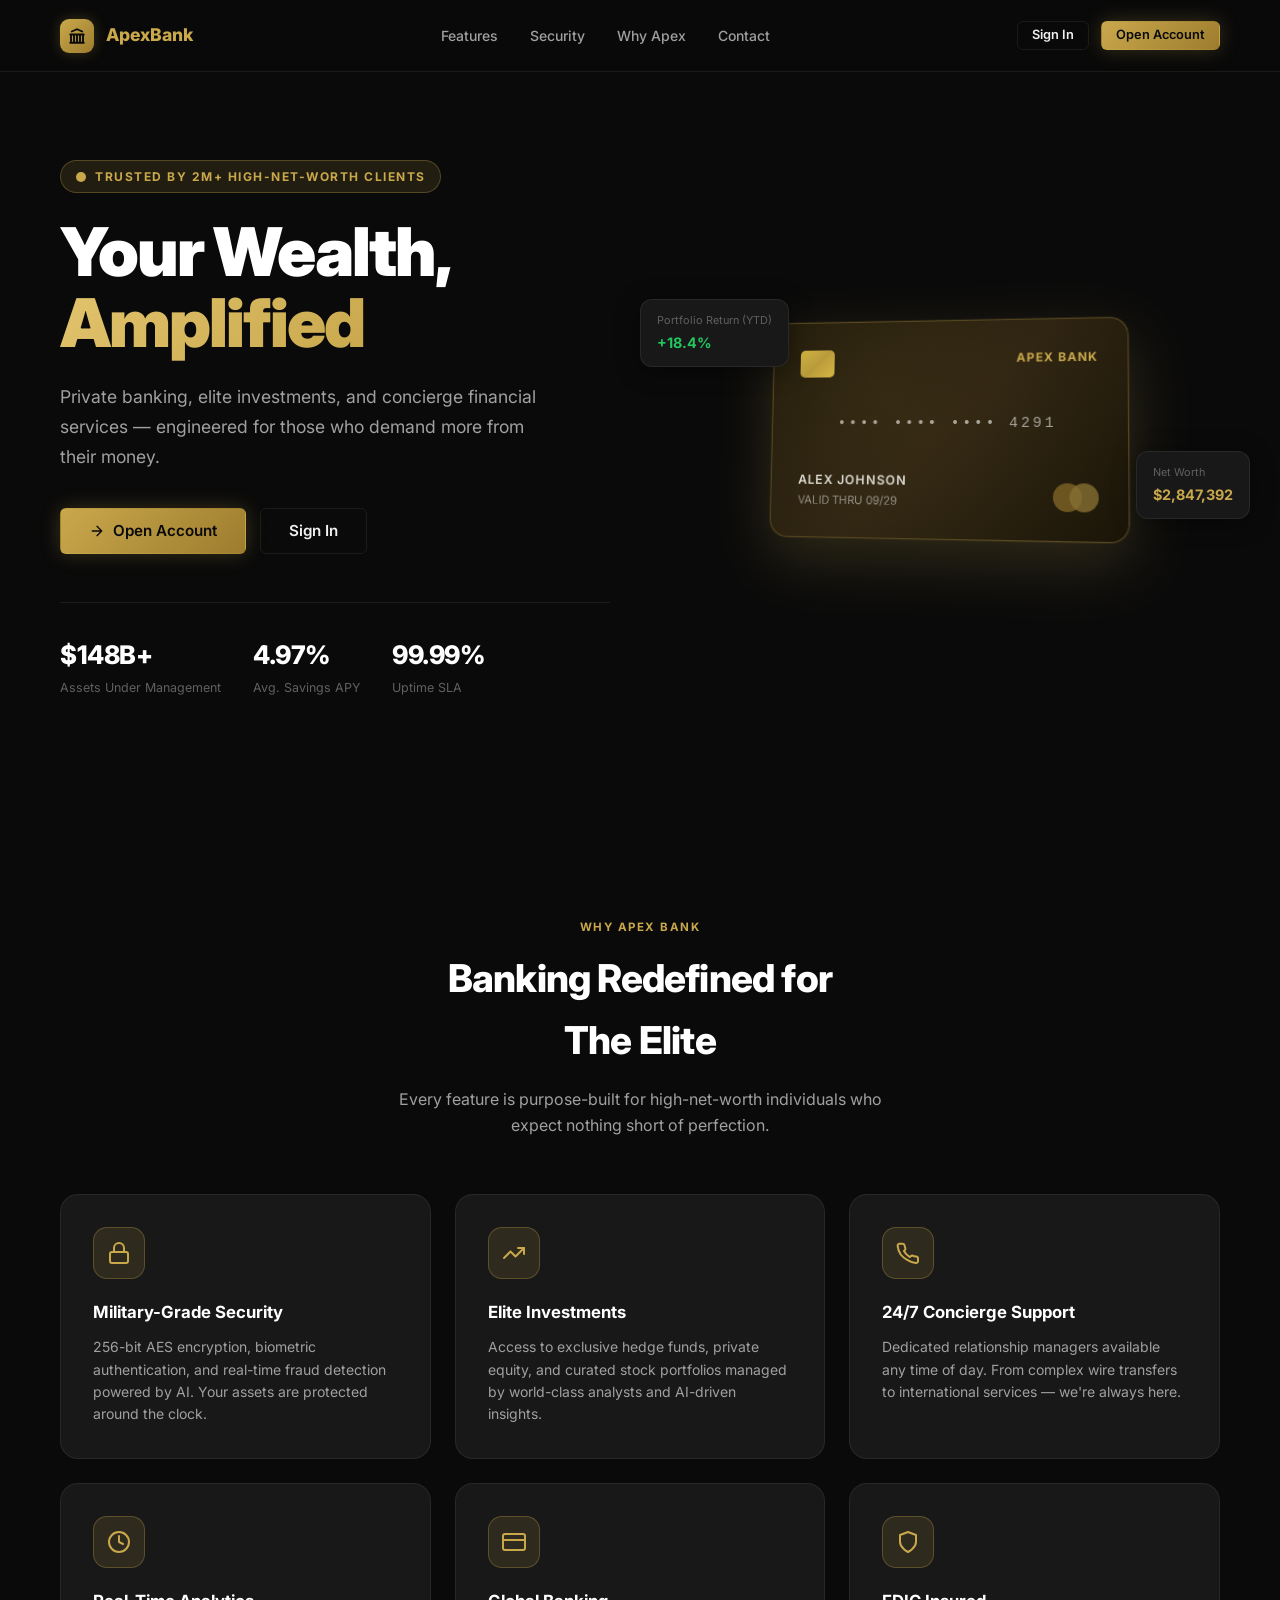
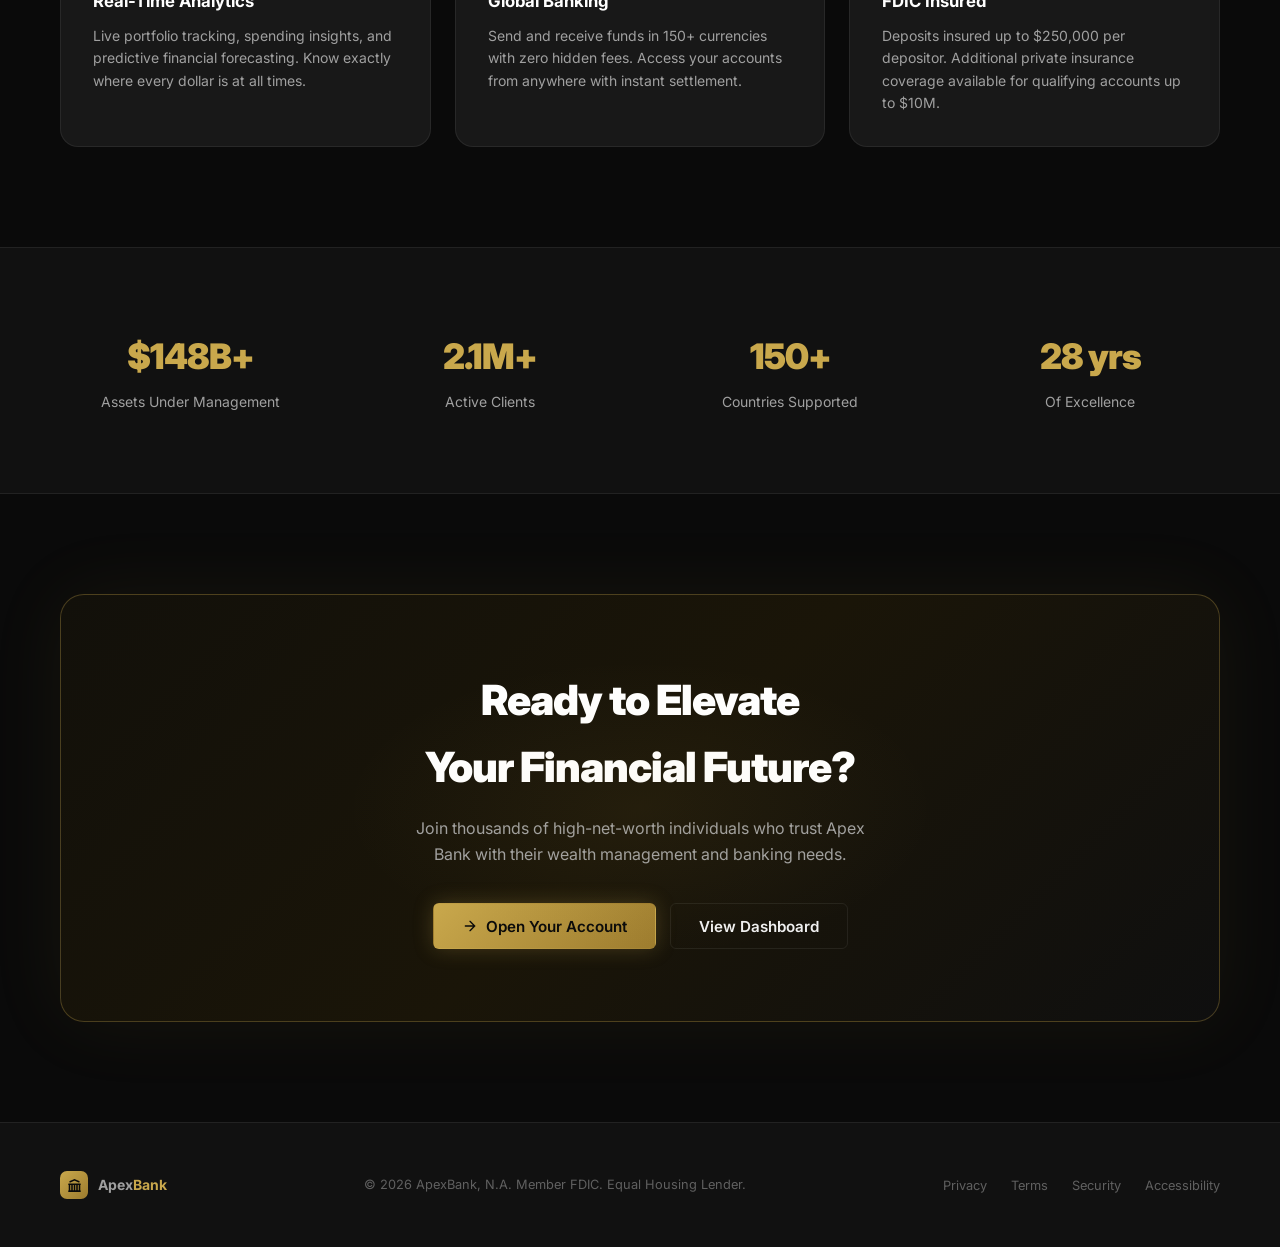
<file: index.html>
<!DOCTYPE html>
<html lang="en">
<head>
  <meta charset="UTF-8" />
  <meta name="viewport" content="width=device-width, initial-scale=1.0" />
  <title>Apex Bank — Your Wealth, Amplified</title>
  <link rel="stylesheet" href="styles.css" />
  <link rel="icon" href="data:image/svg+xml,<svg xmlns='http://www.w3.org/2000/svg' viewBox='0 0 32 32'><rect width='32' height='32' rx='8' fill='%23c9a84c'/><text y='22' x='6' font-size='18' font-weight='900' fill='%230a0a0a'>A</text></svg>" />
</head>
<body class="landing-body">

  <!-- Navigation -->
  <nav class="landing-nav" id="landing-nav">
    <a href="index.html" class="logo">
      <div class="logo-mark">
        <svg viewBox="0 0 24 24" fill="none" stroke="#0a0a0a" stroke-width="2.5" stroke-linecap="round">
          <path d="M3 21h18M3 10h18M5 6l7-3 7 3M4 10v11M20 10v11M8 10v11M12 10v11M16 10v11"/>
        </svg>
      </div>
      <span>Apex<span>Bank</span></span>
    </a>

    <ul class="nav-links">
      <li><a href="#features">Features</a></li>
      <li><a href="#security">Security</a></li>
      <li><a href="#trust">Why Apex</a></li>
      <li><a href="#contact">Contact</a></li>
    </ul>

    <div class="nav-actions">
      <a href="dashboard.html" class="btn btn-outline btn-sm">Sign In</a>
      <a href="dashboard.html" class="btn btn-gold btn-sm">Open Account</a>
    </div>
  </nav>

  <!-- Hero -->
  <section class="hero">
    <div class="hero-content">
      <div class="hero-eyebrow">
        <svg width="12" height="12" viewBox="0 0 12 12" fill="currentColor">
          <circle cx="6" cy="6" r="5"/>
        </svg>
        Trusted by 2M+ high-net-worth clients
      </div>

      <h1 class="hero-title">
        Your Wealth,<br/>
        <span class="accent">Amplified</span>
      </h1>

      <p class="hero-desc">
        Private banking, elite investments, and concierge financial services —
        engineered for those who demand more from their money.
      </p>

      <div class="hero-actions">
        <a href="dashboard.html" class="btn btn-gold btn-lg">
          <svg viewBox="0 0 24 24" fill="none" stroke="currentColor" stroke-width="2" stroke-linecap="round">
            <path d="M5 12h14M12 5l7 7-7 7"/>
          </svg>
          Open Account
        </a>
        <a href="dashboard.html" class="btn btn-outline btn-lg">Sign In</a>
      </div>

      <div class="hero-stats">
        <div class="hero-stat">
          <div class="value">$148B+</div>
          <div class="label">Assets Under Management</div>
        </div>
        <div class="hero-stat">
          <div class="value">4.97%</div>
          <div class="label">Avg. Savings APY</div>
        </div>
        <div class="hero-stat">
          <div class="value">99.99%</div>
          <div class="label">Uptime SLA</div>
        </div>
      </div>
    </div>

    <div class="hero-visual">
      <!-- Floating card mockup -->
      <div class="mock-card" id="mock-card">
        <div class="mock-card-top">
          <div class="mock-chip"></div>
          <div class="mock-card-logo">APEX BANK</div>
        </div>
        <div class="mock-card-number">•••• •••• •••• 4291</div>
        <div class="mock-card-bottom">
          <div>
            <div class="mock-card-name">ALEX JOHNSON</div>
            <div class="mock-card-exp">VALID THRU 09/29</div>
          </div>
          <svg width="44" height="28" viewBox="0 0 44 28" fill="none" style="opacity:0.6">
            <circle cx="14" cy="14" r="14" fill="var(--gold-dark)"/>
            <circle cx="30" cy="14" r="14" fill="var(--gold)" opacity="0.8"/>
          </svg>
        </div>
      </div>

      <!-- Floating stats -->
      <div class="hero-float-1">
        <div class="float-label">Portfolio Return (YTD)</div>
        <div class="float-value">+18.4%</div>
      </div>
      <div class="hero-float-2">
        <div class="float-label">Net Worth</div>
        <div class="float-value gold-val">$2,847,392</div>
      </div>
    </div>
  </section>

  <!-- Features -->
  <section class="features-section" id="features">
    <p class="section-eyebrow">Why Apex Bank</p>
    <h2 class="section-heading">Banking Redefined for<br/>The Elite</h2>
    <p class="section-subheading">
      Every feature is purpose-built for high-net-worth individuals who expect
      nothing short of perfection.
    </p>

    <div class="features-grid">
      <div class="feature-card">
        <div class="feature-icon">
          <svg viewBox="0 0 24 24" fill="none" stroke="currentColor" stroke-width="2" stroke-linecap="round" stroke-linejoin="round">
            <rect x="3" y="11" width="18" height="11" rx="2"/>
            <path d="M7 11V7a5 5 0 0 1 10 0v4"/>
          </svg>
        </div>
        <h3 class="feature-title">Military-Grade Security</h3>
        <p class="feature-desc">
          256-bit AES encryption, biometric authentication, and real-time fraud
          detection powered by AI. Your assets are protected around the clock.
        </p>
      </div>

      <div class="feature-card">
        <div class="feature-icon">
          <svg viewBox="0 0 24 24" fill="none" stroke="currentColor" stroke-width="2" stroke-linecap="round" stroke-linejoin="round">
            <polyline points="22 7 13.5 15.5 8.5 10.5 2 17"/>
            <polyline points="16 7 22 7 22 13"/>
          </svg>
        </div>
        <h3 class="feature-title">Elite Investments</h3>
        <p class="feature-desc">
          Access to exclusive hedge funds, private equity, and curated stock
          portfolios managed by world-class analysts and AI-driven insights.
        </p>
      </div>

      <div class="feature-card">
        <div class="feature-icon">
          <svg viewBox="0 0 24 24" fill="none" stroke="currentColor" stroke-width="2" stroke-linecap="round" stroke-linejoin="round">
            <path d="M22 16.92v3a2 2 0 0 1-2.18 2 19.79 19.79 0 0 1-8.63-3.07A19.5 19.5 0 0 1 4.69 13.5 19.79 19.79 0 0 1 1.61 4.87a2 2 0 0 1 1.99-2.18h3a2 2 0 0 1 2 1.72c.127.96.361 1.903.7 2.81a2 2 0 0 1-.45 2.11L7.91 10.1a16 16 0 0 0 6 6l.91-.91a2 2 0 0 1 2.11-.45c.907.339 1.85.573 2.81.7A2 2 0 0 1 22 16.92z"/>
          </svg>
        </div>
        <h3 class="feature-title">24/7 Concierge Support</h3>
        <p class="feature-desc">
          Dedicated relationship managers available any time of day. From complex
          wire transfers to international services — we're always here.
        </p>
      </div>

      <div class="feature-card">
        <div class="feature-icon">
          <svg viewBox="0 0 24 24" fill="none" stroke="currentColor" stroke-width="2" stroke-linecap="round" stroke-linejoin="round">
            <circle cx="12" cy="12" r="10"/>
            <path d="M12 6v6l4 2"/>
          </svg>
        </div>
        <h3 class="feature-title">Real-Time Analytics</h3>
        <p class="feature-desc">
          Live portfolio tracking, spending insights, and predictive financial
          forecasting. Know exactly where every dollar is at all times.
        </p>
      </div>

      <div class="feature-card">
        <div class="feature-icon">
          <svg viewBox="0 0 24 24" fill="none" stroke="currentColor" stroke-width="2" stroke-linecap="round" stroke-linejoin="round">
            <rect x="1" y="4" width="22" height="16" rx="2"/>
            <line x1="1" y1="10" x2="23" y2="10"/>
          </svg>
        </div>
        <h3 class="feature-title">Global Banking</h3>
        <p class="feature-desc">
          Send and receive funds in 150+ currencies with zero hidden fees.
          Access your accounts from anywhere with instant settlement.
        </p>
      </div>

      <div class="feature-card" id="security">
        <div class="feature-icon">
          <svg viewBox="0 0 24 24" fill="none" stroke="currentColor" stroke-width="2" stroke-linecap="round" stroke-linejoin="round">
            <path d="M12 22s8-4 8-10V5l-8-3-8 3v7c0 6 8 10 8 10z"/>
          </svg>
        </div>
        <h3 class="feature-title">FDIC Insured</h3>
        <p class="feature-desc">
          Deposits insured up to $250,000 per depositor. Additional private
          insurance coverage available for qualifying accounts up to $10M.
        </p>
      </div>
    </div>
  </section>

  <!-- Trust numbers -->
  <section class="trust-section" id="trust">
    <div class="trust-inner">
      <div class="trust-item">
        <div class="t-value">$148B+</div>
        <div class="t-label">Assets Under Management</div>
      </div>
      <div class="trust-item">
        <div class="t-value">2.1M+</div>
        <div class="t-label">Active Clients</div>
      </div>
      <div class="trust-item">
        <div class="t-value">150+</div>
        <div class="t-label">Countries Supported</div>
      </div>
      <div class="trust-item">
        <div class="t-value">28 yrs</div>
        <div class="t-label">Of Excellence</div>
      </div>
    </div>
  </section>

  <!-- CTA -->
  <section class="cta-section" id="contact">
    <div class="cta-box">
      <h2 class="cta-title">Ready to Elevate<br/>Your Financial Future?</h2>
      <p class="cta-desc">
        Join thousands of high-net-worth individuals who trust Apex Bank with
        their wealth management and banking needs.
      </p>
      <div style="display:flex;gap:14px;justify-content:center;flex-wrap:wrap;">
        <a href="dashboard.html" class="btn btn-gold btn-lg">
          <svg viewBox="0 0 24 24" fill="none" stroke="currentColor" stroke-width="2" stroke-linecap="round">
            <path d="M5 12h14M12 5l7 7-7 7"/>
          </svg>
          Open Your Account
        </a>
        <a href="dashboard.html" class="btn btn-outline btn-lg">View Dashboard</a>
      </div>
    </div>
  </section>

  <!-- Footer -->
  <footer class="landing-footer">
    <div class="footer-inner">
      <div class="logo" style="display:flex;align-items:center;gap:10px;">
        <div class="logo-mark" style="width:28px;height:28px;background:linear-gradient(135deg,var(--gold),var(--gold-dark));border-radius:7px;display:flex;align-items:center;justify-content:center;">
          <svg viewBox="0 0 24 24" fill="none" stroke="#0a0a0a" stroke-width="2.5" stroke-linecap="round" width="15" height="15">
            <path d="M3 21h18M3 10h18M5 6l7-3 7 3M4 10v11M20 10v11M8 10v11M12 10v11M16 10v11"/>
          </svg>
        </div>
        <span style="font-size:0.875rem;font-weight:700;color:var(--text-2);">Apex<span style="color:var(--gold);">Bank</span></span>
      </div>

      <div class="footer-copy">
        &copy; 2026 ApexBank, N.A. Member FDIC. Equal Housing Lender.
      </div>

      <ul class="footer-links">
        <li><a href="#">Privacy</a></li>
        <li><a href="#">Terms</a></li>
        <li><a href="#">Security</a></li>
        <li><a href="#">Accessibility</a></li>
      </ul>
    </div>
  </footer>

  <script>
    // Scroll-aware nav
    const nav = document.getElementById('landing-nav');
    window.addEventListener('scroll', () => {
      nav.style.background = window.scrollY > 40
        ? 'rgba(10,10,10,0.95)'
        : 'rgba(10,10,10,0.85)';
    });

    // Subtle parallax on mock card
    const card = document.getElementById('mock-card');
    if (card) {
      document.addEventListener('mousemove', (e) => {
        const x = (e.clientX / window.innerWidth - 0.5) * 8;
        const y = (e.clientY / window.innerHeight - 0.5) * 4;
        card.style.transform = `perspective(800px) rotateY(${-8 + x}deg) rotateX(${4 - y}deg)`;
      });
    }

    // Intersection observer for fade-in animation on feature cards
    const observer = new IntersectionObserver((entries) => {
      entries.forEach((entry, i) => {
        if (entry.isIntersecting) {
          entry.target.style.animationDelay = `${i * 0.08}s`;
          entry.target.classList.add('fade-up');
          observer.unobserve(entry.target);
        }
      });
    }, { threshold: 0.1 });

    document.querySelectorAll('.feature-card, .trust-item').forEach(el => observer.observe(el));
  </script>
</body>
</html>
</file>
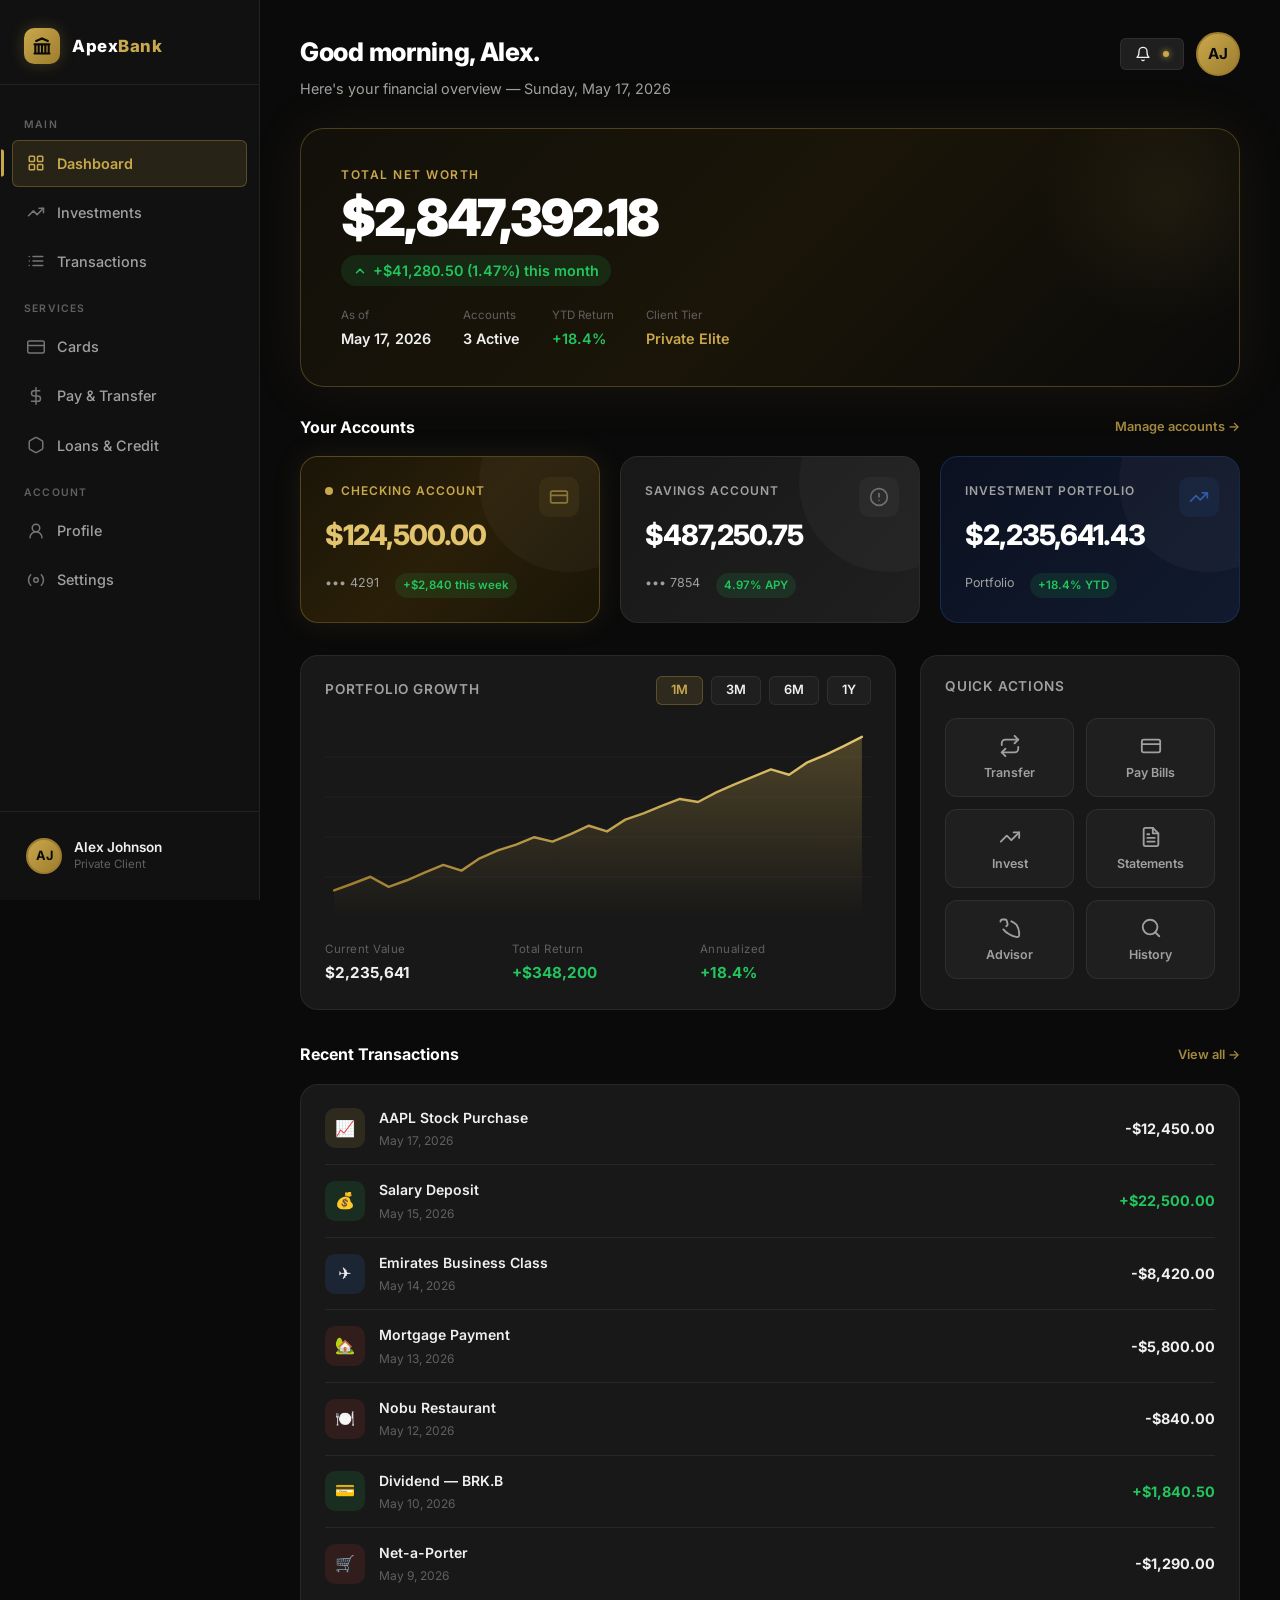
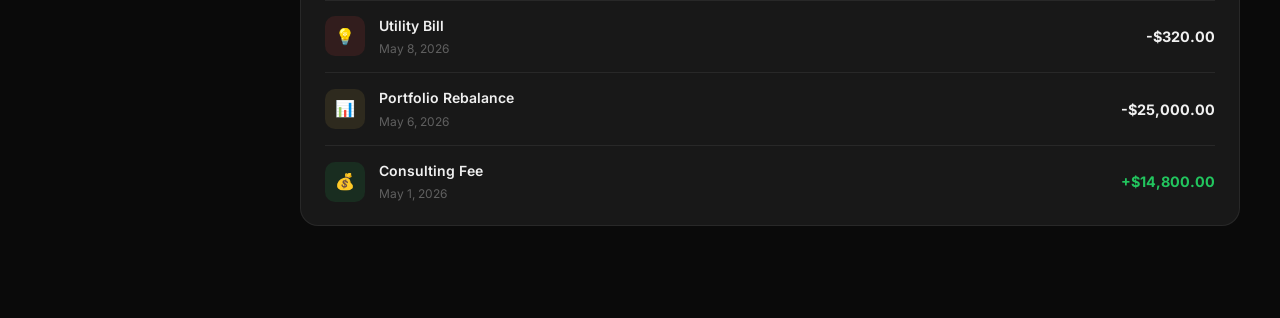
<file: dashboard.html>
<!DOCTYPE html>
<html lang="en">
<head>
  <meta charset="UTF-8" />
  <meta name="viewport" content="width=device-width, initial-scale=1.0" />
  <title>Dashboard — Apex Bank</title>
  <link rel="stylesheet" href="styles.css" />
  <link rel="icon" href="data:image/svg+xml,<svg xmlns='http://www.w3.org/2000/svg' viewBox='0 0 32 32'><rect width='32' height='32' rx='8' fill='%23c9a84c'/><text y='22' x='6' font-size='18' font-weight='900' fill='%230a0a0a'>A</text></svg>" />
</head>
<body>

  <!-- Mobile overlay -->
  <div class="sidebar-overlay" id="sidebar-overlay"></div>

  <!-- Mobile menu toggle -->
  <button class="menu-toggle" id="menu-toggle" aria-label="Toggle menu">
    <svg viewBox="0 0 24 24" fill="none" stroke="currentColor" stroke-width="2" stroke-linecap="round">
      <line x1="3" y1="6" x2="21" y2="6"/>
      <line x1="3" y1="12" x2="21" y2="12"/>
      <line x1="3" y1="18" x2="21" y2="18"/>
    </svg>
  </button>

  <div class="app-layout">
    <!-- Sidebar -->
    <aside class="sidebar" id="sidebar">
      <div class="sidebar-logo">
        <div class="logo-mark">
          <svg viewBox="0 0 24 24" fill="none" stroke="#0a0a0a" stroke-width="2.5" stroke-linecap="round">
            <path d="M3 21h18M3 10h18M5 6l7-3 7 3M4 10v11M20 10v11M8 10v11M12 10v11M16 10v11"/>
          </svg>
        </div>
        <div class="logo-text">Apex<span>Bank</span></div>
      </div>

      <nav class="sidebar-nav">
        <div class="nav-section-label">Main</div>
        <a href="dashboard.html" class="nav-item active">
          <svg viewBox="0 0 24 24" fill="none" stroke="currentColor" stroke-width="2" stroke-linecap="round" stroke-linejoin="round">
            <rect x="3" y="3" width="7" height="7" rx="1"/><rect x="14" y="3" width="7" height="7" rx="1"/>
            <rect x="3" y="14" width="7" height="7" rx="1"/><rect x="14" y="14" width="7" height="7" rx="1"/>
          </svg>
          Dashboard
        </a>
        <a href="investments.html" class="nav-item">
          <svg viewBox="0 0 24 24" fill="none" stroke="currentColor" stroke-width="2" stroke-linecap="round" stroke-linejoin="round">
            <polyline points="22 7 13.5 15.5 8.5 10.5 2 17"/>
            <polyline points="16 7 22 7 22 13"/>
          </svg>
          Investments
        </a>
        <a href="transactions.html" class="nav-item">
          <svg viewBox="0 0 24 24" fill="none" stroke="currentColor" stroke-width="2" stroke-linecap="round" stroke-linejoin="round">
            <line x1="8" y1="6" x2="21" y2="6"/><line x1="8" y1="12" x2="21" y2="12"/>
            <line x1="8" y1="18" x2="21" y2="18"/>
            <line x1="3" y1="6" x2="3.01" y2="6"/><line x1="3" y1="12" x2="3.01" y2="12"/>
            <line x1="3" y1="18" x2="3.01" y2="18"/>
          </svg>
          Transactions
        </a>

        <div class="nav-section-label">Services</div>
        <a href="#" class="nav-item">
          <svg viewBox="0 0 24 24" fill="none" stroke="currentColor" stroke-width="2" stroke-linecap="round" stroke-linejoin="round">
            <rect x="1" y="4" width="22" height="16" rx="2"/><line x1="1" y1="10" x2="23" y2="10"/>
          </svg>
          Cards
        </a>
        <a href="#" class="nav-item">
          <svg viewBox="0 0 24 24" fill="none" stroke="currentColor" stroke-width="2" stroke-linecap="round" stroke-linejoin="round">
            <line x1="12" y1="1" x2="12" y2="23"/><path d="M17 5H9.5a3.5 3.5 0 0 0 0 7h5a3.5 3.5 0 0 1 0 7H6"/>
          </svg>
          Pay & Transfer
        </a>
        <a href="#" class="nav-item">
          <svg viewBox="0 0 24 24" fill="none" stroke="currentColor" stroke-width="2" stroke-linecap="round" stroke-linejoin="round">
            <path d="M21 16V8a2 2 0 0 0-1-1.73l-7-4a2 2 0 0 0-2 0l-7 4A2 2 0 0 0 3 8v8a2 2 0 0 0 1 1.73l7 4a2 2 0 0 0 2 0l7-4A2 2 0 0 0 21 16z"/>
          </svg>
          Loans &amp; Credit
        </a>

        <div class="nav-section-label">Account</div>
        <a href="#" class="nav-item">
          <svg viewBox="0 0 24 24" fill="none" stroke="currentColor" stroke-width="2" stroke-linecap="round" stroke-linejoin="round">
            <circle cx="12" cy="8" r="5"/><path d="M20 21a8 8 0 1 0-16 0"/>
          </svg>
          Profile
        </a>
        <a href="#" class="nav-item">
          <svg viewBox="0 0 24 24" fill="none" stroke="currentColor" stroke-width="2" stroke-linecap="round" stroke-linejoin="round">
            <circle cx="12" cy="12" r="3"/>
            <path d="M19.07 4.93a10 10 0 0 1 0 14.14M4.93 4.93a10 10 0 0 0 0 14.14"/>
          </svg>
          Settings
        </a>
      </nav>

      <div class="sidebar-footer">
        <div class="sidebar-user">
          <div class="avatar">AJ</div>
          <div class="sidebar-user-info">
            <div class="name">Alex Johnson</div>
            <div class="role">Private Client</div>
          </div>
        </div>
      </div>
    </aside>

    <!-- Main content -->
    <main class="main-content">
      <div class="page-header">
        <div>
          <h1 class="page-title">Good morning, Alex.</h1>
          <p class="page-subtitle">Here's your financial overview — <span id="today-date"></span></p>
        </div>
        <div style="display:flex;align-items:center;gap:12px;">
          <button class="btn btn-ghost btn-sm">
            <svg viewBox="0 0 24 24" fill="none" stroke="currentColor" stroke-width="2" stroke-linecap="round" stroke-linejoin="round" style="width:16px;height:16px;">
              <path d="M18 8A6 6 0 0 0 6 8c0 7-3 9-3 9h18s-3-2-3-9"/>
              <path d="M13.73 21a2 2 0 0 1-3.46 0"/>
            </svg>
            <span class="notif-dot"></span>
          </button>
          <div class="avatar lg">AJ</div>
        </div>
      </div>

      <div class="page-body">

        <!-- Net Worth Hero -->
        <div class="net-worth-hero section fade-up" style="margin-bottom:28px;">
          <div class="nwh-label">Total Net Worth</div>
          <div class="nwh-amount" id="net-worth-display">$2,847,392.18</div>
          <div class="nwh-change">
            <svg viewBox="0 0 24 24" fill="none" stroke="currentColor" stroke-width="2.5" stroke-linecap="round" width="14" height="14">
              <polyline points="18 15 12 9 6 15"/>
            </svg>
            +$41,280.50 (1.47%) this month
          </div>
          <div class="nwh-meta">
            <div class="nwh-meta-item">
              <div class="label">As of</div>
              <div class="value" id="nwh-date"></div>
            </div>
            <div class="nwh-meta-item">
              <div class="label">Accounts</div>
              <div class="value">3 Active</div>
            </div>
            <div class="nwh-meta-item">
              <div class="label">YTD Return</div>
              <div class="value" style="color:var(--green);">+18.4%</div>
            </div>
            <div class="nwh-meta-item">
              <div class="label">Client Tier</div>
              <div class="value" style="color:var(--gold);">Private Elite</div>
            </div>
          </div>
        </div>

        <!-- Account Cards -->
        <div class="section">
          <div class="section-header">
            <h2 class="section-title">Your Accounts</h2>
            <a href="#" class="section-link">Manage accounts →</a>
          </div>
          <div class="grid grid-3">

            <div class="account-card gold fade-up fade-up-1">
              <div class="ac-icon">
                <svg viewBox="0 0 24 24" fill="none" stroke="var(--gold)" stroke-width="2" stroke-linecap="round" width="20" height="20">
                  <rect x="2" y="5" width="20" height="14" rx="2"/><line x1="2" y1="10" x2="22" y2="10"/>
                </svg>
              </div>
              <div class="ac-label">
                <svg viewBox="0 0 8 8" fill="var(--gold)" width="8" height="8"><circle cx="4" cy="4" r="4"/></svg>
                Checking Account
              </div>
              <div class="ac-amount">$124,500.00</div>
              <div class="ac-meta">
                <span>••• 4291</span>
                <span class="ac-badge up">+$2,840 this week</span>
              </div>
            </div>

            <div class="account-card dark fade-up fade-up-2">
              <div class="ac-icon">
                <svg viewBox="0 0 24 24" fill="none" stroke="var(--text-2)" stroke-width="2" stroke-linecap="round" width="20" height="20">
                  <circle cx="12" cy="12" r="10"/>
                  <line x1="12" y1="8" x2="12" y2="12"/>
                  <line x1="12" y1="16" x2="12.01" y2="16"/>
                </svg>
              </div>
              <div class="ac-label">Savings Account</div>
              <div class="ac-amount">$487,250.75</div>
              <div class="ac-meta">
                <span>••• 7854</span>
                <span class="ac-badge up">4.97% APY</span>
              </div>
            </div>

            <div class="account-card blue-dark fade-up fade-up-3">
              <div class="ac-icon">
                <svg viewBox="0 0 24 24" fill="none" stroke="var(--blue)" stroke-width="2" stroke-linecap="round" width="20" height="20">
                  <polyline points="22 7 13.5 15.5 8.5 10.5 2 17"/>
                  <polyline points="16 7 22 7 22 13"/>
                </svg>
              </div>
              <div class="ac-label">Investment Portfolio</div>
              <div class="ac-amount">$2,235,641.43</div>
              <div class="ac-meta">
                <span>Portfolio</span>
                <span class="ac-badge up">+18.4% YTD</span>
              </div>
            </div>

          </div>
        </div>

        <!-- Chart + Quick Actions -->
        <div class="grid grid-2 section" style="grid-template-columns:1fr 320px;gap:24px;">

          <!-- Portfolio Chart -->
          <div class="card fade-up">
            <div class="card-header">
              <span class="card-title">Portfolio Growth</span>
              <div style="display:flex;gap:8px;">
                <button class="btn btn-ghost btn-sm chart-range-btn active-range" data-range="1M">1M</button>
                <button class="btn btn-ghost btn-sm chart-range-btn" data-range="3M">3M</button>
                <button class="btn btn-ghost btn-sm chart-range-btn" data-range="6M">6M</button>
                <button class="btn btn-ghost btn-sm chart-range-btn" data-range="1Y">1Y</button>
              </div>
            </div>
            <div class="card-body" style="padding-top:12px;">
              <div class="chart-container" style="position:relative;">
                <svg id="portfolio-chart" class="chart-svg" width="100%" height="200" viewBox="0 0 600 200" preserveAspectRatio="none">
                  <defs>
                    <linearGradient id="chartGrad" x1="0" y1="0" x2="0" y2="1">
                      <stop offset="0%" stop-color="#c9a84c" stop-opacity="0.3"/>
                      <stop offset="100%" stop-color="#c9a84c" stop-opacity="0"/>
                    </linearGradient>
                    <linearGradient id="lineGrad" x1="0" y1="0" x2="1" y2="0">
                      <stop offset="0%" stop-color="#9d7c2e"/>
                      <stop offset="100%" stop-color="#e2c46e"/>
                    </linearGradient>
                  </defs>
                  <!-- Grid lines -->
                  <line x1="0" y1="40" x2="600" y2="40" stroke="rgba(255,255,255,0.04)" stroke-width="1"/>
                  <line x1="0" y1="80" x2="600" y2="80" stroke="rgba(255,255,255,0.04)" stroke-width="1"/>
                  <line x1="0" y1="120" x2="600" y2="120" stroke="rgba(255,255,255,0.04)" stroke-width="1"/>
                  <line x1="0" y1="160" x2="600" y2="160" stroke="rgba(255,255,255,0.04)" stroke-width="1"/>
                  <!-- Area fill -->
                  <path id="chart-area" fill="url(#chartGrad)"/>
                  <!-- Line -->
                  <path id="chart-line" fill="none" stroke="url(#lineGrad)" stroke-width="2.5" stroke-linecap="round" stroke-linejoin="round"/>
                  <!-- Hover circle -->
                  <circle id="chart-dot" r="5" fill="var(--gold)" stroke="var(--bg-2)" stroke-width="2" opacity="0" style="transition:opacity 0.1s;"/>
                </svg>
                <div class="chart-tooltip" id="chart-tooltip"></div>
              </div>
              <div class="stat-row" style="margin-top:16px;">
                <div class="stat-item">
                  <div class="stat-label">Current Value</div>
                  <div class="stat-value">$2,235,641</div>
                </div>
                <div class="stat-item">
                  <div class="stat-label">Total Return</div>
                  <div class="stat-value" style="color:var(--green);">+$348,200</div>
                </div>
                <div class="stat-item">
                  <div class="stat-label">Annualized</div>
                  <div class="stat-value" style="color:var(--green);">+18.4%</div>
                </div>
              </div>
            </div>
          </div>

          <!-- Quick Actions -->
          <div class="card fade-up fade-up-1">
            <div class="card-header">
              <span class="card-title">Quick Actions</span>
            </div>
            <div class="card-body">
              <div class="grid grid-2" style="gap:12px;">
                <button class="quick-action" onclick="showToast('Transfer initiated')">
                  <svg viewBox="0 0 24 24" fill="none" stroke="currentColor" stroke-width="2" stroke-linecap="round" stroke-linejoin="round">
                    <polyline points="17 1 21 5 17 9"/>
                    <path d="M3 11V9a4 4 0 0 1 4-4h14"/>
                    <polyline points="7 23 3 19 7 15"/>
                    <path d="M21 13v2a4 4 0 0 1-4 4H3"/>
                  </svg>
                  Transfer
                </button>
                <button class="quick-action" onclick="showToast('Pay Bills opened')">
                  <svg viewBox="0 0 24 24" fill="none" stroke="currentColor" stroke-width="2" stroke-linecap="round" stroke-linejoin="round">
                    <rect x="2" y="5" width="20" height="14" rx="2"/>
                    <line x1="2" y1="10" x2="22" y2="10"/>
                  </svg>
                  Pay Bills
                </button>
                <button class="quick-action" onclick="window.location='investments.html'">
                  <svg viewBox="0 0 24 24" fill="none" stroke="currentColor" stroke-width="2" stroke-linecap="round" stroke-linejoin="round">
                    <polyline points="22 7 13.5 15.5 8.5 10.5 2 17"/>
                    <polyline points="16 7 22 7 22 13"/>
                  </svg>
                  Invest
                </button>
                <button class="quick-action" onclick="showToast('Generating statement...')">
                  <svg viewBox="0 0 24 24" fill="none" stroke="currentColor" stroke-width="2" stroke-linecap="round" stroke-linejoin="round">
                    <path d="M14 2H6a2 2 0 0 0-2 2v16a2 2 0 0 0 2 2h12a2 2 0 0 0 2-2V8z"/>
                    <polyline points="14 2 14 8 20 8"/>
                    <line x1="16" y1="13" x2="8" y2="13"/>
                    <line x1="16" y1="17" x2="8" y2="17"/>
                    <polyline points="10 9 9 9 8 9"/>
                  </svg>
                  Statements
                </button>
                <button class="quick-action" onclick="showToast('Connecting to advisor...')">
                  <svg viewBox="0 0 24 24" fill="none" stroke="currentColor" stroke-width="2" stroke-linecap="round" stroke-linejoin="round">
                    <path d="M22 16.92v3a2 2 0 0 1-2.18 2 19.79 19.79 0 0 1-8.63-3.07A19.5 19.5 0 0 1 4.69 13.5"/>
                    <path d="M1.61 4.87a2 2 0 0 1 1.99-2.18h3a2 2 0 0 1 2 1.72c.127.96.361 1.903.7 2.81a2 2 0 0 1-.45 2.11L7.91 10.1"/>
                    <path d="M22 16.92a19.79 19.79 0 0 0-3.07-8.63A19.5 19.5 0 0 0 13.5 4.69"/>
                  </svg>
                  Advisor
                </button>
                <button class="quick-action" onclick="window.location='transactions.html'">
                  <svg viewBox="0 0 24 24" fill="none" stroke="currentColor" stroke-width="2" stroke-linecap="round" stroke-linejoin="round">
                    <circle cx="11" cy="11" r="8"/>
                    <line x1="21" y1="21" x2="16.65" y2="16.65"/>
                  </svg>
                  History
                </button>
              </div>
            </div>
          </div>
        </div>

        <!-- Recent Transactions -->
        <div class="section">
          <div class="section-header">
            <h2 class="section-title">Recent Transactions</h2>
            <a href="transactions.html" class="section-link">View all →</a>
          </div>
          <div class="card">
            <div class="card-body" style="padding-top:8px;padding-bottom:8px;">
              <div class="tx-list" id="recent-tx"></div>
            </div>
          </div>
        </div>

      </div>
    </main>
  </div>

  <!-- Toast notification -->
  <div id="toast" style="position:fixed;bottom:24px;right:24px;background:var(--bg-3);border:1px solid var(--border-gold);border-radius:var(--radius);padding:14px 20px;font-size:0.875rem;font-weight:500;color:var(--gold);opacity:0;transform:translateY(8px);transition:all 0.3s;pointer-events:none;z-index:999;display:flex;align-items:center;gap:10px;">
    <svg viewBox="0 0 24 24" fill="none" stroke="currentColor" stroke-width="2.5" stroke-linecap="round" width="16" height="16"><polyline points="20 6 9 17 4 12"/></svg>
    <span id="toast-msg"></span>
  </div>

  <script>
    // Sidebar toggle
    const sidebar = document.getElementById('sidebar');
    const overlay = document.getElementById('sidebar-overlay');
    const menuToggle = document.getElementById('menu-toggle');

    menuToggle.addEventListener('click', () => {
      sidebar.classList.toggle('open');
      overlay.classList.toggle('open');
    });

    overlay.addEventListener('click', () => {
      sidebar.classList.remove('open');
      overlay.classList.remove('open');
    });

    // Dates
    const now = new Date('2026-05-17');
    document.getElementById('today-date').textContent = now.toLocaleDateString('en-US', { weekday:'long', month:'long', day:'numeric', year:'numeric' });
    document.getElementById('nwh-date').textContent = now.toLocaleDateString('en-US', { month:'short', day:'numeric', year:'numeric' });

    // Toast
    function showToast(msg) {
      const t = document.getElementById('toast');
      document.getElementById('toast-msg').textContent = msg;
      t.style.opacity = '1';
      t.style.transform = 'translateY(0)';
      clearTimeout(t._timer);
      t._timer = setTimeout(() => {
        t.style.opacity = '0';
        t.style.transform = 'translateY(8px)';
      }, 2500);
    }

    // Recent transactions data
    const recentTx = [
      { icon: '📈', type: 'invest',   name: 'AAPL Stock Purchase',    date: 'May 17, 2026',  amount: -12450.00, credit: false },
      { icon: '💰', type: 'income',   name: 'Salary Deposit',          date: 'May 15, 2026', amount: +22500.00, credit: true  },
      { icon: '✈️',  type: 'transfer', name: 'Emirates Business Class', date: 'May 14, 2026', amount: -8420.00,  credit: false },
      { icon: '🏡', type: 'expense',  name: 'Mortgage Payment',         date: 'May 13, 2026', amount: -5800.00,  credit: false },
      { icon: '🍽️', type: 'expense',  name: 'Nobu Restaurant',          date: 'May 12, 2026', amount: -840.00,   credit: false },
      { icon: '💳', type: 'income',   name: 'Dividend — BRK.B',         date: 'May 10, 2026', amount: +1840.50,  credit: true  },
      { icon: '🛒', type: 'expense',  name: 'Net-a-Porter',             date: 'May 9, 2026',  amount: -1290.00,  credit: false },
      { icon: '💡', type: 'expense',  name: 'Utility Bill',             date: 'May 8, 2026',  amount: -320.00,   credit: false },
      { icon: '📊', type: 'invest',   name: 'Portfolio Rebalance',      date: 'May 6, 2026',  amount: -25000.00, credit: false },
      { icon: '💰', type: 'income',   name: 'Consulting Fee',           date: 'May 1, 2026',  amount: +14800.00, credit: true  },
    ];

    const txList = document.getElementById('recent-tx');
    recentTx.forEach(tx => {
      const div = document.createElement('div');
      div.className = 'tx-item';
      const sign = tx.credit ? '+' : '-';
      const cls  = tx.credit ? 'credit' : 'debit';
      div.innerHTML = `
        <div class="tx-icon ${tx.type}">${tx.icon}</div>
        <div class="tx-info">
          <div class="tx-name">${tx.name}</div>
          <div class="tx-date">${tx.date}</div>
        </div>
        <div class="tx-amount ${cls}">${sign}$${Math.abs(tx.amount).toLocaleString('en-US', {minimumFractionDigits:2,maximumFractionDigits:2})}</div>
      `;
      txList.appendChild(div);
    });

    // Portfolio chart
    const chartData = {
      '1M': [1887000,1902000,1918000,1895000,1910000,1928000,1945000,1932000,1960000,1978000,1991000,2008000,1998000,2015000,2034000,2021000,2048000,2062000,2079000,2095000,2088000,2110000,2128000,2145000,2162000,2150000,2178000,2195000,2215000,2236000],
      '3M': [1720000,1748000,1762000,1739000,1780000,1810000,1795000,1830000,1858000,1844000,1870000,1895000,1879000,1910000,1938000,1924000,1950000,1972000,1988000,2010000,1998000,2025000,2048000,2060000,2082000,2098000,2115000,2136000,2155000,2180000,2195000,2215000,2236000],
      '6M': [1550000,1590000,1575000,1620000,1648000,1632000,1670000,1695000,1718000,1704000,1740000,1762000,1778000,1795000,1812000,1800000,1828000,1855000,1870000,1892000,1878000,1905000,1922000,1940000,1958000,1975000,1990000,2010000,2028000,2045000,2065000,2085000,2110000,2128000,2148000,2165000,2185000,2210000,2236000],
      '1Y': [1100000,1145000,1128000,1170000,1198000,1182000,1215000,1238000,1255000,1240000,1272000,1295000,1315000,1298000,1330000,1355000,1372000,1390000,1375000,1405000,1428000,1445000,1462000,1480000,1498000,1512000,1530000,1548000,1565000,1582000,1598000,1618000,1640000,1660000,1678000,1695000,1715000,1735000,1752000,1770000,1790000,1812000,1835000,1852000,1870000,1890000,1910000,1930000,1948000,1968000,1985000,1960000,1990000,2010000,2030000,2048000,2070000,2090000,2110000,2128000,2148000,2165000,2185000,2210000,2220000,2236000]
    };

    let activeRange = '1M';

    function renderChart(range) {
      const data = chartData[range];
      const svg = document.getElementById('portfolio-chart');
      const W = 600, H = 200, pad = 10;
      const min = Math.min(...data) * 0.98;
      const max = Math.max(...data) * 1.01;

      const pts = data.map((v, i) => {
        const x = pad + (i / (data.length - 1)) * (W - pad * 2);
        const y = H - pad - ((v - min) / (max - min)) * (H - pad * 2);
        return [x, y];
      });

      const linePath = pts.map((p, i) => `${i === 0 ? 'M' : 'L'}${p[0].toFixed(1)},${p[1].toFixed(1)}`).join(' ');
      const areaPath = linePath + ` L${pts[pts.length-1][0].toFixed(1)},${H} L${pts[0][0].toFixed(1)},${H} Z`;

      document.getElementById('chart-line').setAttribute('d', linePath);
      document.getElementById('chart-area').setAttribute('d', areaPath);

      // Hover
      const chartSvg = svg;
      const dot = document.getElementById('chart-dot');
      const tooltip = document.getElementById('chart-tooltip');

      chartSvg.onmousemove = (e) => {
        const rect = chartSvg.getBoundingClientRect();
        const scaleX = W / rect.width;
        const mx = (e.clientX - rect.left) * scaleX;
        let closest = 0, minDist = Infinity;
        pts.forEach((p, i) => {
          const d = Math.abs(p[0] - mx);
          if (d < minDist) { minDist = d; closest = i; }
        });
        const [cx, cy] = pts[closest];
        const svgX = cx / W * rect.width;
        const svgY = cy / H * rect.height;
        dot.setAttribute('cx', cx);
        dot.setAttribute('cy', cy);
        dot.setAttribute('opacity', '1');
        tooltip.style.opacity = '1';
        tooltip.style.left = `${Math.min(svgX, rect.width - 140)}px`;
        tooltip.style.top  = `${svgY - 48}px`;
        tooltip.textContent = '$' + data[closest].toLocaleString('en-US');
      };

      chartSvg.onmouseleave = () => {
        dot.setAttribute('opacity', '0');
        tooltip.style.opacity = '0';
      };
    }

    renderChart('1M');

    document.querySelectorAll('.chart-range-btn').forEach(btn => {
      btn.addEventListener('click', () => {
        document.querySelectorAll('.chart-range-btn').forEach(b => b.classList.remove('active-range'));
        btn.classList.add('active-range');
        const style = document.createElement('style');
        style.textContent = '.active-range{background:var(--gold-dim)!important;border-color:var(--border-gold)!important;color:var(--gold)!important;}';
        document.head.appendChild(style);
        activeRange = btn.dataset.range;
        renderChart(activeRange);
      });
    });

    // Inject active-range style once
    const s = document.createElement('style');
    s.textContent = '.active-range{background:var(--gold-dim)!important;border-color:var(--border-gold)!important;color:var(--gold)!important;}';
    document.head.appendChild(s);
  </script>
</body>
</html>
</file>
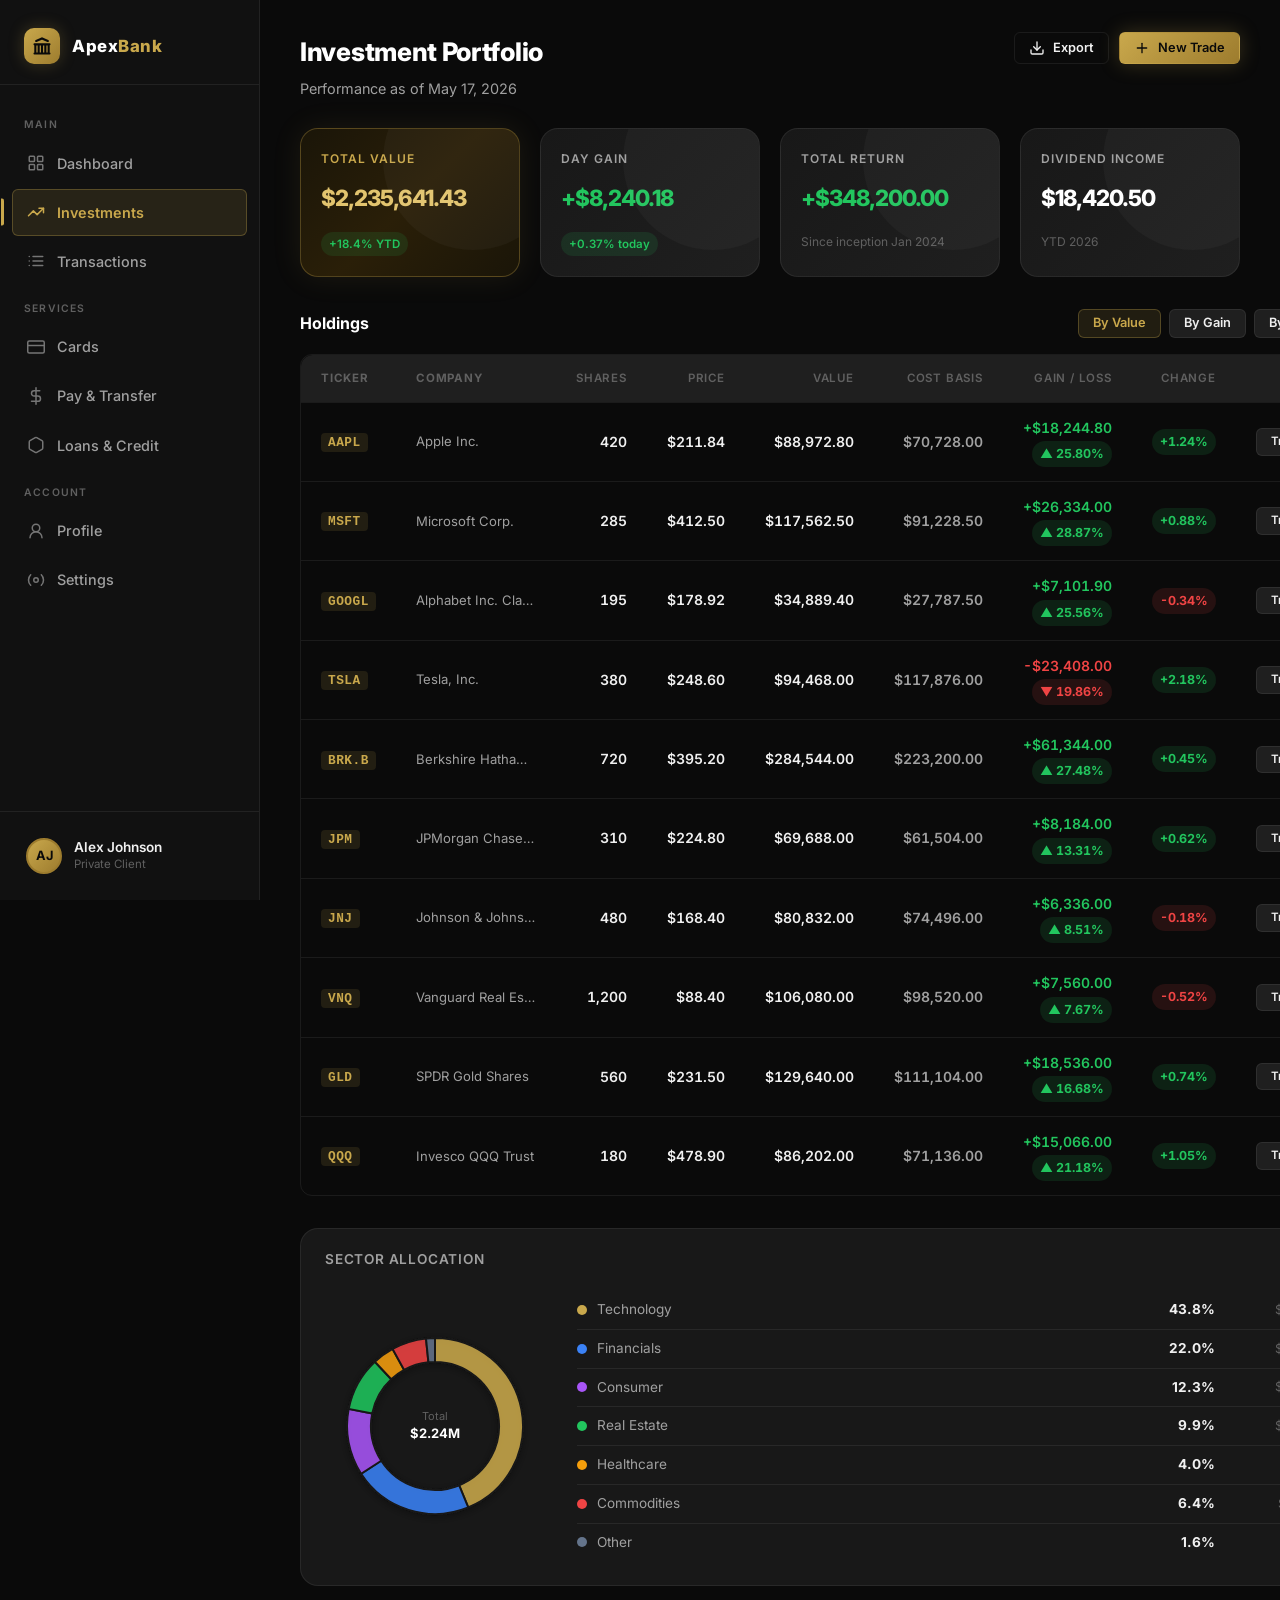
<file: investments.html>
<!DOCTYPE html>
<html lang="en">
<head>
  <meta charset="UTF-8" />
  <meta name="viewport" content="width=device-width, initial-scale=1.0" />
  <title>Investments — Apex Bank</title>
  <link rel="stylesheet" href="styles.css" />
  <link rel="icon" href="data:image/svg+xml,<svg xmlns='http://www.w3.org/2000/svg' viewBox='0 0 32 32'><rect width='32' height='32' rx='8' fill='%23c9a84c'/><text y='22' x='6' font-size='18' font-weight='900' fill='%230a0a0a'>A</text></svg>" />
</head>
<body>

  <div class="sidebar-overlay" id="sidebar-overlay"></div>
  <button class="menu-toggle" id="menu-toggle" aria-label="Toggle menu">
    <svg viewBox="0 0 24 24" fill="none" stroke="currentColor" stroke-width="2" stroke-linecap="round">
      <line x1="3" y1="6" x2="21" y2="6"/>
      <line x1="3" y1="12" x2="21" y2="12"/>
      <line x1="3" y1="18" x2="21" y2="18"/>
    </svg>
  </button>

  <div class="app-layout">
    <!-- Sidebar -->
    <aside class="sidebar" id="sidebar">
      <div class="sidebar-logo">
        <div class="logo-mark">
          <svg viewBox="0 0 24 24" fill="none" stroke="#0a0a0a" stroke-width="2.5" stroke-linecap="round">
            <path d="M3 21h18M3 10h18M5 6l7-3 7 3M4 10v11M20 10v11M8 10v11M12 10v11M16 10v11"/>
          </svg>
        </div>
        <div class="logo-text">Apex<span>Bank</span></div>
      </div>

      <nav class="sidebar-nav">
        <div class="nav-section-label">Main</div>
        <a href="dashboard.html" class="nav-item">
          <svg viewBox="0 0 24 24" fill="none" stroke="currentColor" stroke-width="2" stroke-linecap="round" stroke-linejoin="round">
            <rect x="3" y="3" width="7" height="7" rx="1"/><rect x="14" y="3" width="7" height="7" rx="1"/>
            <rect x="3" y="14" width="7" height="7" rx="1"/><rect x="14" y="14" width="7" height="7" rx="1"/>
          </svg>
          Dashboard
        </a>
        <a href="investments.html" class="nav-item active">
          <svg viewBox="0 0 24 24" fill="none" stroke="currentColor" stroke-width="2" stroke-linecap="round" stroke-linejoin="round">
            <polyline points="22 7 13.5 15.5 8.5 10.5 2 17"/>
            <polyline points="16 7 22 7 22 13"/>
          </svg>
          Investments
        </a>
        <a href="transactions.html" class="nav-item">
          <svg viewBox="0 0 24 24" fill="none" stroke="currentColor" stroke-width="2" stroke-linecap="round" stroke-linejoin="round">
            <line x1="8" y1="6" x2="21" y2="6"/><line x1="8" y1="12" x2="21" y2="12"/>
            <line x1="8" y1="18" x2="21" y2="18"/>
            <line x1="3" y1="6" x2="3.01" y2="6"/><line x1="3" y1="12" x2="3.01" y2="12"/>
            <line x1="3" y1="18" x2="3.01" y2="18"/>
          </svg>
          Transactions
        </a>

        <div class="nav-section-label">Services</div>
        <a href="#" class="nav-item">
          <svg viewBox="0 0 24 24" fill="none" stroke="currentColor" stroke-width="2" stroke-linecap="round" stroke-linejoin="round">
            <rect x="1" y="4" width="22" height="16" rx="2"/><line x1="1" y1="10" x2="23" y2="10"/>
          </svg>
          Cards
        </a>
        <a href="#" class="nav-item">
          <svg viewBox="0 0 24 24" fill="none" stroke="currentColor" stroke-width="2" stroke-linecap="round" stroke-linejoin="round">
            <line x1="12" y1="1" x2="12" y2="23"/>
            <path d="M17 5H9.5a3.5 3.5 0 0 0 0 7h5a3.5 3.5 0 0 1 0 7H6"/>
          </svg>
          Pay &amp; Transfer
        </a>
        <a href="#" class="nav-item">
          <svg viewBox="0 0 24 24" fill="none" stroke="currentColor" stroke-width="2" stroke-linecap="round" stroke-linejoin="round">
            <path d="M21 16V8a2 2 0 0 0-1-1.73l-7-4a2 2 0 0 0-2 0l-7 4A2 2 0 0 0 3 8v8a2 2 0 0 0 1 1.73l7 4a2 2 0 0 0 2 0l7-4A2 2 0 0 0 21 16z"/>
          </svg>
          Loans &amp; Credit
        </a>

        <div class="nav-section-label">Account</div>
        <a href="#" class="nav-item">
          <svg viewBox="0 0 24 24" fill="none" stroke="currentColor" stroke-width="2" stroke-linecap="round" stroke-linejoin="round">
            <circle cx="12" cy="8" r="5"/><path d="M20 21a8 8 0 1 0-16 0"/>
          </svg>
          Profile
        </a>
        <a href="#" class="nav-item">
          <svg viewBox="0 0 24 24" fill="none" stroke="currentColor" stroke-width="2" stroke-linecap="round" stroke-linejoin="round">
            <circle cx="12" cy="12" r="3"/>
            <path d="M19.07 4.93a10 10 0 0 1 0 14.14M4.93 4.93a10 10 0 0 0 0 14.14"/>
          </svg>
          Settings
        </a>
      </nav>

      <div class="sidebar-footer">
        <div class="sidebar-user">
          <div class="avatar">AJ</div>
          <div class="sidebar-user-info">
            <div class="name">Alex Johnson</div>
            <div class="role">Private Client</div>
          </div>
        </div>
      </div>
    </aside>

    <!-- Main content -->
    <main class="main-content">
      <div class="page-header">
        <div>
          <h1 class="page-title">Investment Portfolio</h1>
          <p class="page-subtitle">Performance as of May 17, 2026</p>
        </div>
        <div style="display:flex;align-items:center;gap:10px;">
          <button class="btn btn-outline btn-sm" onclick="showToast('Report generated')">
            <svg viewBox="0 0 24 24" fill="none" stroke="currentColor" stroke-width="2" stroke-linecap="round" width="14" height="14">
              <path d="M21 15v4a2 2 0 0 1-2 2H5a2 2 0 0 1-2-2v-4"/>
              <polyline points="7 10 12 15 17 10"/>
              <line x1="12" y1="15" x2="12" y2="3"/>
            </svg>
            Export
          </button>
          <button class="btn btn-gold btn-sm" onclick="showToast('Opening trade desk...')">
            <svg viewBox="0 0 24 24" fill="none" stroke="currentColor" stroke-width="2" stroke-linecap="round" width="14" height="14">
              <line x1="12" y1="5" x2="12" y2="19"/>
              <line x1="5" y1="12" x2="19" y2="12"/>
            </svg>
            New Trade
          </button>
        </div>
      </div>

      <div class="page-body">

        <!-- Portfolio summary cards -->
        <div class="grid grid-4 section fade-up">
          <div class="account-card gold" style="padding:20px;">
            <div class="ac-label">Total Value</div>
            <div class="ac-amount" style="font-size:1.4rem;">$2,235,641.43</div>
            <div class="ac-meta"><span class="ac-badge up">+18.4% YTD</span></div>
          </div>
          <div class="account-card dark" style="padding:20px;">
            <div class="ac-label">Day Gain</div>
            <div class="ac-amount" style="font-size:1.4rem;color:var(--green);">+$8,240.18</div>
            <div class="ac-meta"><span class="ac-badge up">+0.37% today</span></div>
          </div>
          <div class="account-card dark" style="padding:20px;">
            <div class="ac-label">Total Return</div>
            <div class="ac-amount" style="font-size:1.4rem;color:var(--green);">+$348,200.00</div>
            <div class="ac-meta"><span style="color:var(--text-3);font-size:0.75rem;">Since inception Jan 2024</span></div>
          </div>
          <div class="account-card dark" style="padding:20px;">
            <div class="ac-label">Dividend Income</div>
            <div class="ac-amount" style="font-size:1.4rem;">$18,420.50</div>
            <div class="ac-meta"><span style="color:var(--text-3);font-size:0.75rem;">YTD 2026</span></div>
          </div>
        </div>

        <!-- Holdings + Donut chart + News -->
        <div class="content-grid section">
          <div>
            <!-- Holdings table -->
            <div class="section">
              <div class="section-header">
                <h2 class="section-title">Holdings</h2>
                <div style="display:flex;gap:8px;">
                  <button class="btn btn-ghost btn-sm sort-btn active-sort" data-sort="value">By Value</button>
                  <button class="btn btn-ghost btn-sm sort-btn" data-sort="gain">By Gain</button>
                  <button class="btn btn-ghost btn-sm sort-btn" data-sort="name">By Name</button>
                </div>
              </div>
              <div class="data-table-wrap">
                <table class="data-table" id="holdings-table">
                  <thead>
                    <tr>
                      <th>Ticker</th>
                      <th>Company</th>
                      <th class="num">Shares</th>
                      <th class="num">Price</th>
                      <th class="num">Value</th>
                      <th class="num">Cost Basis</th>
                      <th class="num">Gain / Loss</th>
                      <th class="num">Change</th>
                      <th></th>
                    </tr>
                  </thead>
                  <tbody id="holdings-body"></tbody>
                </table>
              </div>
            </div>

            <!-- Allocation donut -->
            <div class="card section">
              <div class="card-header">
                <span class="card-title">Sector Allocation</span>
              </div>
              <div class="card-body">
                <div class="donut-wrap">
                  <svg id="donut-svg" width="220" height="220" viewBox="0 0 220 220" style="flex-shrink:0;">
                    <defs>
                      <filter id="donut-shadow">
                        <feDropShadow dx="0" dy="2" stdDeviation="4" flood-color="rgba(0,0,0,0.4)"/>
                      </filter>
                    </defs>
                    <g id="donut-slices" filter="url(#donut-shadow)"></g>
                    <!-- Center text -->
                    <text x="110" y="104" text-anchor="middle" fill="var(--text-3)" font-size="11" font-family="Inter,sans-serif">Total</text>
                    <text x="110" y="122" text-anchor="middle" fill="var(--white)" font-size="13" font-weight="700" font-family="Inter,sans-serif">$2.24M</text>
                  </svg>
                  <div class="donut-legend" id="donut-legend"></div>
                </div>
              </div>
            </div>
          </div>

          <!-- News sidebar -->
          <div>
            <div class="card" style="position:sticky;top:24px;">
              <div class="card-header" style="padding-bottom:12px;">
                <span class="card-title">Market News</span>
                <span class="notif-dot"></span>
              </div>
              <div class="card-body" style="padding-top:0;">
                <div id="news-list"></div>
              </div>
            </div>

            <!-- Market summary -->
            <div class="card" style="margin-top:20px;">
              <div class="card-header">
                <span class="card-title">Market Summary</span>
              </div>
              <div class="card-body">
                <div id="market-indices"></div>
              </div>
            </div>
          </div>
        </div>

      </div>
    </main>
  </div>

  <div id="toast" style="position:fixed;bottom:24px;right:24px;background:var(--bg-3);border:1px solid var(--border-gold);border-radius:var(--radius);padding:14px 20px;font-size:0.875rem;font-weight:500;color:var(--gold);opacity:0;transform:translateY(8px);transition:all 0.3s;pointer-events:none;z-index:999;display:flex;align-items:center;gap:10px;">
    <svg viewBox="0 0 24 24" fill="none" stroke="currentColor" stroke-width="2.5" stroke-linecap="round" width="16" height="16"><polyline points="20 6 9 17 4 12"/></svg>
    <span id="toast-msg"></span>
  </div>

  <script>
    // Sidebar
    const sidebar = document.getElementById('sidebar');
    const overlay = document.getElementById('sidebar-overlay');
    document.getElementById('menu-toggle').addEventListener('click', () => {
      sidebar.classList.toggle('open');
      overlay.classList.toggle('open');
    });
    overlay.addEventListener('click', () => {
      sidebar.classList.remove('open');
      overlay.classList.remove('open');
    });

    function showToast(msg) {
      const t = document.getElementById('toast');
      document.getElementById('toast-msg').textContent = msg;
      t.style.opacity = '1';
      t.style.transform = 'translateY(0)';
      clearTimeout(t._timer);
      t._timer = setTimeout(() => { t.style.opacity='0'; t.style.transform='translateY(8px)'; }, 2500);
    }

    // Holdings data
    const holdings = [
      { ticker:'AAPL',  name:'Apple Inc.',              shares:420,    price:211.84,  cost:168.40,  dayChg:+1.24,  sector:'Technology' },
      { ticker:'MSFT',  name:'Microsoft Corp.',          shares:285,    price:412.50,  cost:320.10,  dayChg:+0.88,  sector:'Technology' },
      { ticker:'GOOGL', name:'Alphabet Inc. Class A',    shares:195,    price:178.92,  cost:142.50,  dayChg:-0.34,  sector:'Technology' },
      { ticker:'TSLA',  name:'Tesla, Inc.',              shares:380,    price:248.60,  cost:310.20,  dayChg:+2.18,  sector:'Consumer' },
      { ticker:'BRK.B', name:'Berkshire Hathaway B',     shares:720,    price:395.20,  cost:310.00,  dayChg:+0.45,  sector:'Financials' },
      { ticker:'JPM',   name:'JPMorgan Chase & Co.',     shares:310,    price:224.80,  cost:198.40,  dayChg:+0.62,  sector:'Financials' },
      { ticker:'JNJ',   name:'Johnson & Johnson',        shares:480,    price:168.40,  cost:155.20,  dayChg:-0.18,  sector:'Healthcare' },
      { ticker:'VNQ',   name:'Vanguard Real Estate ETF', shares:1200,   price:88.40,   cost:82.10,   dayChg:-0.52,  sector:'Real Estate' },
      { ticker:'GLD',   name:'SPDR Gold Shares',         shares:560,    price:231.50,  cost:198.40,  dayChg:+0.74,  sector:'Commodities' },
      { ticker:'QQQ',   name:'Invesco QQQ Trust',        shares:180,    price:478.90,  cost:395.20,  dayChg:+1.05,  sector:'Technology' },
    ];

    function fmt(n, dec=2) {
      return n.toLocaleString('en-US', { minimumFractionDigits: dec, maximumFractionDigits: dec });
    }

    function renderHoldings(data) {
      const tbody = document.getElementById('holdings-body');
      tbody.innerHTML = '';
      data.forEach(h => {
        const value    = h.shares * h.price;
        const costTot  = h.shares * h.cost;
        const gain     = value - costTot;
        const gainPct  = (gain / costTot) * 100;
        const isPos    = gain >= 0;
        const isDayPos = h.dayChg >= 0;

        const tr = document.createElement('tr');
        tr.innerHTML = `
          <td><span class="ticker">${h.ticker}</span></td>
          <td style="color:var(--text-2);font-size:0.82rem;max-width:160px;overflow:hidden;text-overflow:ellipsis;white-space:nowrap;">${h.name}</td>
          <td class="num">${fmt(h.shares, 0)}</td>
          <td class="num">$${fmt(h.price)}</td>
          <td class="num">$${fmt(value)}</td>
          <td class="num" style="color:var(--text-2);">$${fmt(costTot)}</td>
          <td class="num">
            <div style="display:flex;flex-direction:column;align-items:flex-end;gap:2px;">
              <span style="color:${isPos?'var(--green)':'var(--red)'};">${isPos?'+':'-'}$${fmt(Math.abs(gain))}</span>
              <span class="change-pill ${isPos?'pos':'neg'}">${isPos?'▲':'▼'} ${fmt(Math.abs(gainPct))}%</span>
            </div>
          </td>
          <td class="num">
            <span class="change-pill ${isDayPos?'pos':'neg'}">${isDayPos?'+':''}${h.dayChg}%</span>
          </td>
          <td>
            <button class="btn btn-ghost btn-sm" style="font-size:0.72rem;" onclick="showToast('Opening ${h.ticker} details...')">Trade</button>
          </td>
        `;
        tbody.appendChild(tr);
      });
    }

    renderHoldings(holdings);

    // Sort buttons
    const sortStyle = document.createElement('style');
    sortStyle.textContent = '.active-sort{background:var(--gold-dim)!important;border-color:var(--border-gold)!important;color:var(--gold)!important;}';
    document.head.appendChild(sortStyle);

    document.querySelectorAll('.sort-btn').forEach(btn => {
      btn.addEventListener('click', () => {
        document.querySelectorAll('.sort-btn').forEach(b => b.classList.remove('active-sort'));
        btn.classList.add('active-sort');
        const s = btn.dataset.sort;
        const sorted = [...holdings].sort((a, b) => {
          if (s === 'value') return (b.shares * b.price) - (a.shares * a.price);
          if (s === 'gain')  return ((b.shares*b.price - b.shares*b.cost)/b.shares/b.cost) - ((a.shares*a.price - a.shares*a.cost)/a.shares/a.cost);
          if (s === 'name')  return a.ticker.localeCompare(b.ticker);
          return 0;
        });
        renderHoldings(sorted);
      });
    });

    // Donut chart
    const sectors = [
      { name:'Technology',  value:892256, color:'#c9a84c' },
      { name:'Financials',  value:448560, color:'#3b82f6' },
      { name:'Consumer',    value:249428, color:'#a855f7' },
      { name:'Real Estate', value:201600, color:'#22c55e' },
      { name:'Healthcare',  value:80832,  color:'#f59e0b' },
      { name:'Commodities', value:129640, color:'#ef4444' },
      { name:'Other',       value:33325,  color:'#64748b' },
    ];

    const total = sectors.reduce((s, x) => s + x.value, 0);
    const CX = 110, CY = 110, R = 88, IR = 64;
    let startAngle = -Math.PI / 2;
    const slicesG = document.getElementById('donut-slices');
    const legendEl = document.getElementById('donut-legend');

    sectors.forEach(sec => {
      const pct = sec.value / total;
      const angle = pct * 2 * Math.PI;
      const endAngle = startAngle + angle;

      const x1 = CX + R * Math.cos(startAngle);
      const y1 = CY + R * Math.sin(startAngle);
      const x2 = CX + R * Math.cos(endAngle);
      const y2 = CY + R * Math.sin(endAngle);
      const ix1 = CX + IR * Math.cos(startAngle);
      const iy1 = CY + IR * Math.sin(startAngle);
      const ix2 = CX + IR * Math.cos(endAngle);
      const iy2 = CY + IR * Math.sin(endAngle);
      const lg = angle > Math.PI ? 1 : 0;

      const d = `M ${ix1} ${iy1} L ${x1} ${y1} A ${R} ${R} 0 ${lg} 1 ${x2} ${y2} L ${ix2} ${iy2} A ${IR} ${IR} 0 ${lg} 0 ${ix1} ${iy1} Z`;

      const path = document.createElementNS('http://www.w3.org/2000/svg', 'path');
      path.setAttribute('d', d);
      path.setAttribute('fill', sec.color);
      path.setAttribute('opacity', '0.85');
      path.setAttribute('stroke', 'var(--bg-2)');
      path.setAttribute('stroke-width', '2');
      path.style.transition = 'opacity 0.2s, transform 0.2s';
      path.style.transformOrigin = `${CX}px ${CY}px`;
      path.style.cursor = 'pointer';

      path.addEventListener('mouseenter', () => {
        path.setAttribute('opacity', '1');
        path.style.transform = 'scale(1.04)';
      });
      path.addEventListener('mouseleave', () => {
        path.setAttribute('opacity', '0.85');
        path.style.transform = 'scale(1)';
      });
      path.addEventListener('click', () => showToast(`${sec.name}: $${sec.value.toLocaleString()}`));

      slicesG.appendChild(path);

      // Legend
      const item = document.createElement('div');
      item.className = 'legend-item';
      item.innerHTML = `
        <div class="legend-dot" style="background:${sec.color};"></div>
        <span class="legend-name">${sec.name}</span>
        <span class="legend-pct">${(pct * 100).toFixed(1)}%</span>
        <span class="legend-val" style="min-width:90px;">$${Math.round(sec.value / 1000)}K</span>
      `;
      legendEl.appendChild(item);

      startAngle = endAngle;
    });

    // Market news
    const news = [
      { source:'Bloomberg', time:'2h ago', headline:'Fed holds rates steady, signals two cuts possible in H2 2026 amid cooling inflation' },
      { source:'Reuters', time:'3h ago', headline:'Apple jumps 3.2% after iPhone shipment data beats analyst estimates for Q1' },
      { source:'FT', time:'4h ago', headline:'Berkshire Hathaway increases cash pile to record $215B as Buffett awaits dislocation' },
      { source:'CNBC', time:'5h ago', headline:'Tesla Autopilot clears major regulatory hurdle in EU; analysts raise price targets' },
      { source:'WSJ', time:'7h ago', headline:'S&P 500 closes above 5,800 for first time as tech sector leads broad rally' },
      { source:'Bloomberg', time:'10h ago', headline:'Gold hits 14-month high as dollar weakens following softer PCE inflation print' },
    ];

    const newsList = document.getElementById('news-list');
    news.forEach(n => {
      const div = document.createElement('div');
      div.className = 'news-item';
      div.innerHTML = `
        <div class="news-source">${n.source}</div>
        <div class="news-headline">${n.headline}</div>
        <div class="news-time">${n.time}</div>
      `;
      newsList.appendChild(div);
    });

    // Market indices
    const indices = [
      { name:'S&P 500',    value:'5,812.40', chg:'+0.82%', pos:true },
      { name:'NASDAQ',     value:'19,248.12', chg:'+1.14%', pos:true },
      { name:'DOW',        value:'44,118.56', chg:'+0.41%', pos:true },
      { name:'VIX',        value:'13.24',    chg:'-1.20%', pos:false },
      { name:'10Y Yield',  value:'4.28%',    chg:'+0.03',  pos:false },
      { name:'Gold',       value:'$2,418',   chg:'+0.74%', pos:true },
    ];

    const midxEl = document.getElementById('market-indices');
    indices.forEach(idx => {
      const div = document.createElement('div');
      div.style.cssText = 'display:flex;justify-content:space-between;align-items:center;padding:10px 0;border-bottom:1px solid var(--border);';
      div.innerHTML = `
        <span style="font-size:0.82rem;color:var(--text-2);">${idx.name}</span>
        <div style="text-align:right;">
          <div style="font-size:0.875rem;font-weight:700;">${idx.value}</div>
          <div style="font-size:0.72rem;color:${idx.pos?'var(--green)':'var(--red)'};">${idx.chg}</div>
        </div>
      `;
      midxEl.appendChild(div);
    });
    // Remove last border
    if (midxEl.lastChild) midxEl.lastChild.style.borderBottom = 'none';
  </script>
</body>
</html>
</file>
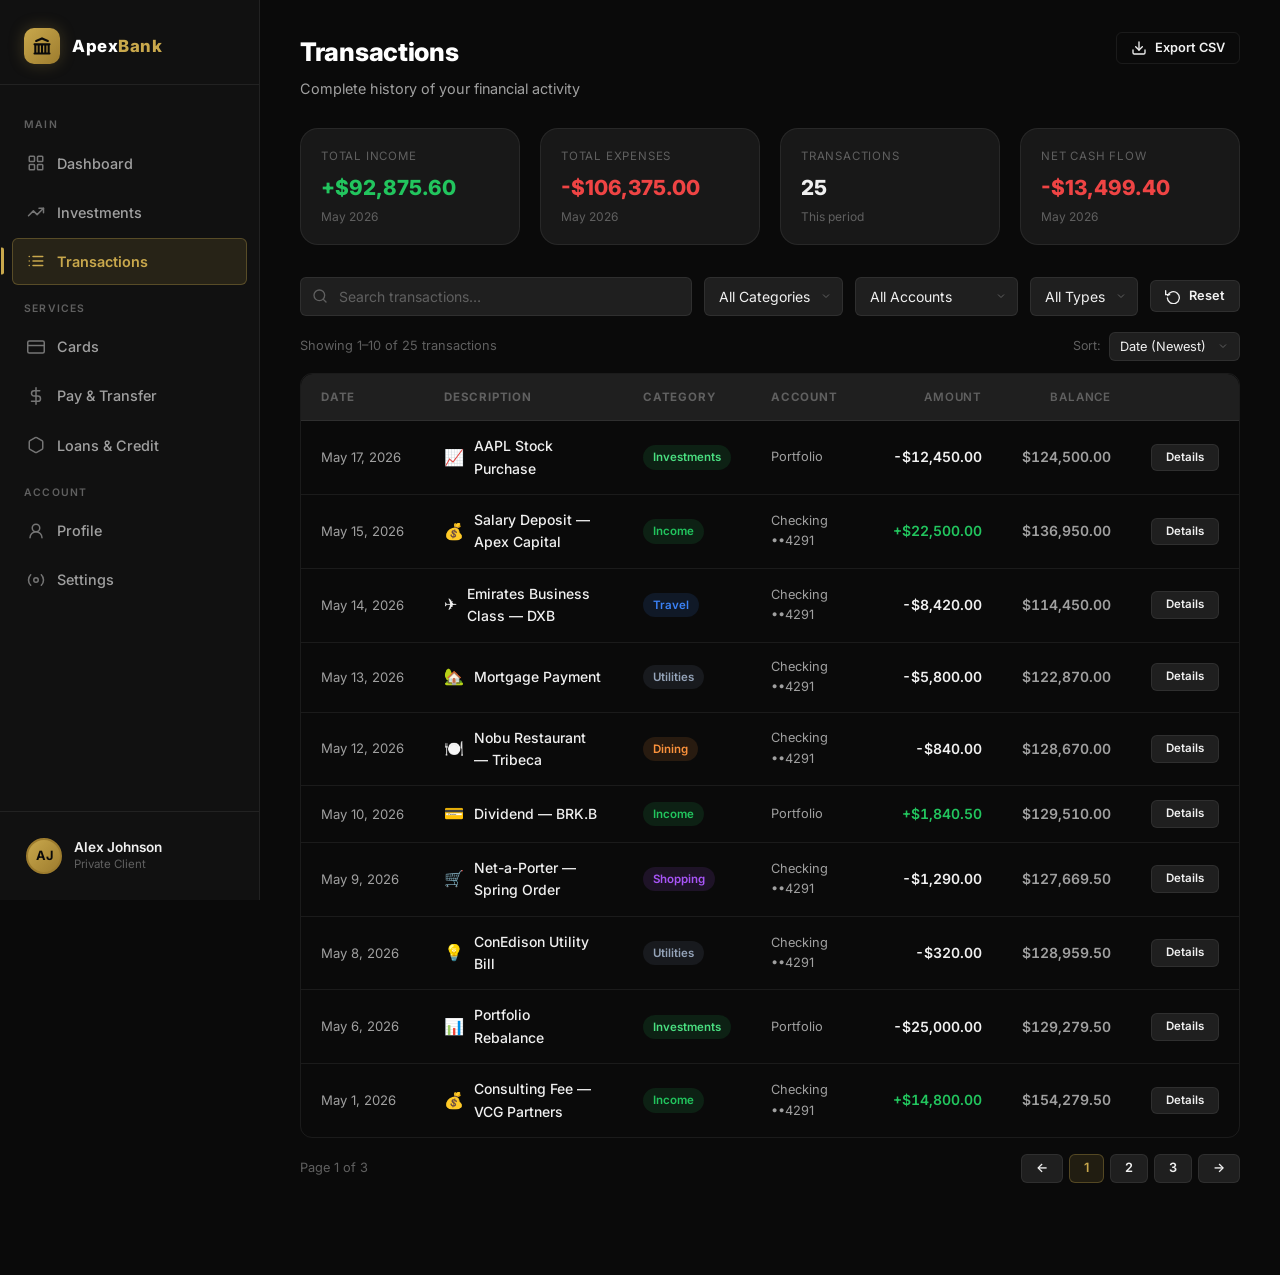
<file: transactions.html>
<!DOCTYPE html>
<html lang="en">
<head>
  <meta charset="UTF-8" />
  <meta name="viewport" content="width=device-width, initial-scale=1.0" />
  <title>Transactions — Apex Bank</title>
  <link rel="stylesheet" href="styles.css" />
  <link rel="icon" href="data:image/svg+xml,<svg xmlns='http://www.w3.org/2000/svg' viewBox='0 0 32 32'><rect width='32' height='32' rx='8' fill='%23c9a84c'/><text y='22' x='6' font-size='18' font-weight='900' fill='%230a0a0a'>A</text></svg>" />
</head>
<body>

  <div class="sidebar-overlay" id="sidebar-overlay"></div>
  <button class="menu-toggle" id="menu-toggle" aria-label="Toggle menu">
    <svg viewBox="0 0 24 24" fill="none" stroke="currentColor" stroke-width="2" stroke-linecap="round">
      <line x1="3" y1="6" x2="21" y2="6"/>
      <line x1="3" y1="12" x2="21" y2="12"/>
      <line x1="3" y1="18" x2="21" y2="18"/>
    </svg>
  </button>

  <div class="app-layout">
    <!-- Sidebar -->
    <aside class="sidebar" id="sidebar">
      <div class="sidebar-logo">
        <div class="logo-mark">
          <svg viewBox="0 0 24 24" fill="none" stroke="#0a0a0a" stroke-width="2.5" stroke-linecap="round">
            <path d="M3 21h18M3 10h18M5 6l7-3 7 3M4 10v11M20 10v11M8 10v11M12 10v11M16 10v11"/>
          </svg>
        </div>
        <div class="logo-text">Apex<span>Bank</span></div>
      </div>

      <nav class="sidebar-nav">
        <div class="nav-section-label">Main</div>
        <a href="dashboard.html" class="nav-item">
          <svg viewBox="0 0 24 24" fill="none" stroke="currentColor" stroke-width="2" stroke-linecap="round" stroke-linejoin="round">
            <rect x="3" y="3" width="7" height="7" rx="1"/><rect x="14" y="3" width="7" height="7" rx="1"/>
            <rect x="3" y="14" width="7" height="7" rx="1"/><rect x="14" y="14" width="7" height="7" rx="1"/>
          </svg>
          Dashboard
        </a>
        <a href="investments.html" class="nav-item">
          <svg viewBox="0 0 24 24" fill="none" stroke="currentColor" stroke-width="2" stroke-linecap="round" stroke-linejoin="round">
            <polyline points="22 7 13.5 15.5 8.5 10.5 2 17"/>
            <polyline points="16 7 22 7 22 13"/>
          </svg>
          Investments
        </a>
        <a href="transactions.html" class="nav-item active">
          <svg viewBox="0 0 24 24" fill="none" stroke="currentColor" stroke-width="2" stroke-linecap="round" stroke-linejoin="round">
            <line x1="8" y1="6" x2="21" y2="6"/><line x1="8" y1="12" x2="21" y2="12"/>
            <line x1="8" y1="18" x2="21" y2="18"/>
            <line x1="3" y1="6" x2="3.01" y2="6"/><line x1="3" y1="12" x2="3.01" y2="12"/>
            <line x1="3" y1="18" x2="3.01" y2="18"/>
          </svg>
          Transactions
        </a>

        <div class="nav-section-label">Services</div>
        <a href="#" class="nav-item">
          <svg viewBox="0 0 24 24" fill="none" stroke="currentColor" stroke-width="2" stroke-linecap="round" stroke-linejoin="round">
            <rect x="1" y="4" width="22" height="16" rx="2"/><line x1="1" y1="10" x2="23" y2="10"/>
          </svg>
          Cards
        </a>
        <a href="#" class="nav-item">
          <svg viewBox="0 0 24 24" fill="none" stroke="currentColor" stroke-width="2" stroke-linecap="round" stroke-linejoin="round">
            <line x1="12" y1="1" x2="12" y2="23"/>
            <path d="M17 5H9.5a3.5 3.5 0 0 0 0 7h5a3.5 3.5 0 0 1 0 7H6"/>
          </svg>
          Pay &amp; Transfer
        </a>
        <a href="#" class="nav-item">
          <svg viewBox="0 0 24 24" fill="none" stroke="currentColor" stroke-width="2" stroke-linecap="round" stroke-linejoin="round">
            <path d="M21 16V8a2 2 0 0 0-1-1.73l-7-4a2 2 0 0 0-2 0l-7 4A2 2 0 0 0 3 8v8a2 2 0 0 0 1 1.73l7 4a2 2 0 0 0 2 0l7-4A2 2 0 0 0 21 16z"/>
          </svg>
          Loans &amp; Credit
        </a>

        <div class="nav-section-label">Account</div>
        <a href="#" class="nav-item">
          <svg viewBox="0 0 24 24" fill="none" stroke="currentColor" stroke-width="2" stroke-linecap="round" stroke-linejoin="round">
            <circle cx="12" cy="8" r="5"/><path d="M20 21a8 8 0 1 0-16 0"/>
          </svg>
          Profile
        </a>
        <a href="#" class="nav-item">
          <svg viewBox="0 0 24 24" fill="none" stroke="currentColor" stroke-width="2" stroke-linecap="round" stroke-linejoin="round">
            <circle cx="12" cy="12" r="3"/>
            <path d="M19.07 4.93a10 10 0 0 1 0 14.14M4.93 4.93a10 10 0 0 0 0 14.14"/>
          </svg>
          Settings
        </a>
      </nav>

      <div class="sidebar-footer">
        <div class="sidebar-user">
          <div class="avatar">AJ</div>
          <div class="sidebar-user-info">
            <div class="name">Alex Johnson</div>
            <div class="role">Private Client</div>
          </div>
        </div>
      </div>
    </aside>

    <!-- Main content -->
    <main class="main-content">
      <div class="page-header">
        <div>
          <h1 class="page-title">Transactions</h1>
          <p class="page-subtitle">Complete history of your financial activity</p>
        </div>
        <button class="btn btn-outline btn-sm" onclick="showToast('CSV download started')">
          <svg viewBox="0 0 24 24" fill="none" stroke="currentColor" stroke-width="2" stroke-linecap="round" width="14" height="14">
            <path d="M21 15v4a2 2 0 0 1-2 2H5a2 2 0 0 1-2-2v-4"/>
            <polyline points="7 10 12 15 17 10"/>
            <line x1="12" y1="15" x2="12" y2="3"/>
          </svg>
          Export CSV
        </button>
      </div>

      <div class="page-body">

        <!-- Summary cards -->
        <div class="grid grid-4 section fade-up">
          <div class="card">
            <div class="card-body" style="padding:18px 20px;">
              <div style="font-size:0.72rem;text-transform:uppercase;letter-spacing:0.8px;color:var(--text-3);margin-bottom:6px;">Total Income</div>
              <div style="font-size:1.3rem;font-weight:800;color:var(--green);" id="stat-income">—</div>
              <div style="font-size:0.75rem;color:var(--text-3);margin-top:2px;">May 2026</div>
            </div>
          </div>
          <div class="card">
            <div class="card-body" style="padding:18px 20px;">
              <div style="font-size:0.72rem;text-transform:uppercase;letter-spacing:0.8px;color:var(--text-3);margin-bottom:6px;">Total Expenses</div>
              <div style="font-size:1.3rem;font-weight:800;color:var(--red);" id="stat-expenses">—</div>
              <div style="font-size:0.75rem;color:var(--text-3);margin-top:2px;">May 2026</div>
            </div>
          </div>
          <div class="card">
            <div class="card-body" style="padding:18px 20px;">
              <div style="font-size:0.72rem;text-transform:uppercase;letter-spacing:0.8px;color:var(--text-3);margin-bottom:6px;">Transactions</div>
              <div style="font-size:1.3rem;font-weight:800;" id="stat-count">—</div>
              <div style="font-size:0.75rem;color:var(--text-3);margin-top:2px;">This period</div>
            </div>
          </div>
          <div class="card">
            <div class="card-body" style="padding:18px 20px;">
              <div style="font-size:0.72rem;text-transform:uppercase;letter-spacing:0.8px;color:var(--text-3);margin-bottom:6px;">Net Cash Flow</div>
              <div style="font-size:1.3rem;font-weight:800;" id="stat-net">—</div>
              <div style="font-size:0.75rem;color:var(--text-3);margin-top:2px;">May 2026</div>
            </div>
          </div>
        </div>

        <!-- Filter bar -->
        <div class="section">
          <div class="filter-bar" style="margin-bottom:16px;">
            <div class="search-wrap">
              <svg viewBox="0 0 24 24" fill="none" stroke="currentColor" stroke-width="2" stroke-linecap="round">
                <circle cx="11" cy="11" r="8"/><line x1="21" y1="21" x2="16.65" y2="16.65"/>
              </svg>
              <input type="text" class="search-input" id="search-input" placeholder="Search transactions…" />
            </div>
            <select class="filter-select" id="category-filter">
              <option value="all">All Categories</option>
              <option value="income">Income</option>
              <option value="dining">Dining</option>
              <option value="travel">Travel</option>
              <option value="shopping">Shopping</option>
              <option value="utilities">Utilities</option>
              <option value="transfer">Transfer</option>
              <option value="invest">Investments</option>
            </select>
            <select class="filter-select" id="account-filter">
              <option value="all">All Accounts</option>
              <option value="checking">Checking ••4291</option>
              <option value="savings">Savings ••7854</option>
              <option value="invest">Portfolio</option>
            </select>
            <select class="filter-select" id="type-filter">
              <option value="all">All Types</option>
              <option value="credit">Credits</option>
              <option value="debit">Debits</option>
            </select>
            <button class="btn btn-ghost btn-sm" id="reset-filters">
              <svg viewBox="0 0 24 24" fill="none" stroke="currentColor" stroke-width="2" stroke-linecap="round" width="14" height="14">
                <polyline points="1 4 1 10 7 10"/><path d="M3.51 15a9 9 0 1 0 .49-3.5"/>
              </svg>
              Reset
            </button>
          </div>

          <!-- Results count -->
          <div style="display:flex;align-items:center;justify-content:space-between;margin-bottom:12px;">
            <span style="font-size:0.8rem;color:var(--text-3);" id="results-count">Showing all transactions</span>
            <div style="display:flex;gap:8px;align-items:center;">
              <span style="font-size:0.78rem;color:var(--text-3);">Sort:</span>
              <select class="filter-select" id="sort-select" style="padding:6px 28px 6px 10px;font-size:0.8rem;">
                <option value="date-desc">Date (Newest)</option>
                <option value="date-asc">Date (Oldest)</option>
                <option value="amount-desc">Amount (High)</option>
                <option value="amount-asc">Amount (Low)</option>
              </select>
            </div>
          </div>

          <!-- Table -->
          <div class="data-table-wrap">
            <table class="data-table">
              <thead>
                <tr>
                  <th>Date</th>
                  <th>Description</th>
                  <th>Category</th>
                  <th>Account</th>
                  <th class="num">Amount</th>
                  <th class="num">Balance</th>
                  <th></th>
                </tr>
              </thead>
              <tbody id="tx-body"></tbody>
            </table>
          </div>

          <!-- Pagination -->
          <div style="display:flex;justify-content:space-between;align-items:center;margin-top:16px;flex-wrap:wrap;gap:12px;">
            <span style="font-size:0.8rem;color:var(--text-3);" id="page-info">Page 1 of 1</span>
            <div style="display:flex;gap:6px;" id="pagination"></div>
          </div>
        </div>

      </div>
    </main>
  </div>

  <div id="toast" style="position:fixed;bottom:24px;right:24px;background:var(--bg-3);border:1px solid var(--border-gold);border-radius:var(--radius);padding:14px 20px;font-size:0.875rem;font-weight:500;color:var(--gold);opacity:0;transform:translateY(8px);transition:all 0.3s;pointer-events:none;z-index:999;display:flex;align-items:center;gap:10px;">
    <svg viewBox="0 0 24 24" fill="none" stroke="currentColor" stroke-width="2.5" stroke-linecap="round" width="16" height="16"><polyline points="20 6 9 17 4 12"/></svg>
    <span id="toast-msg"></span>
  </div>

  <script>
    // Sidebar
    const sidebar = document.getElementById('sidebar');
    const overlay = document.getElementById('sidebar-overlay');
    document.getElementById('menu-toggle').addEventListener('click', () => { sidebar.classList.toggle('open'); overlay.classList.toggle('open'); });
    overlay.addEventListener('click', () => { sidebar.classList.remove('open'); overlay.classList.remove('open'); });

    function showToast(msg) {
      const t = document.getElementById('toast');
      document.getElementById('toast-msg').textContent = msg;
      t.style.opacity = '1'; t.style.transform = 'translateY(0)';
      clearTimeout(t._timer);
      t._timer = setTimeout(() => { t.style.opacity='0'; t.style.transform='translateY(8px)'; }, 2500);
    }

    function fmt(n) { return n.toLocaleString('en-US', { minimumFractionDigits: 2, maximumFractionDigits: 2 }); }

    // Full transaction dataset (25 transactions)
    const allTx = [
      { date:'2026-05-17', desc:'AAPL Stock Purchase',          cat:'invest',   account:'invest',   amount:-12450.00, icon:'📈' },
      { date:'2026-05-15', desc:'Salary Deposit — Apex Capital', cat:'income',   account:'checking', amount:+22500.00, icon:'💰' },
      { date:'2026-05-14', desc:'Emirates Business Class — DXB', cat:'travel',   account:'checking', amount:-8420.00,  icon:'✈️'  },
      { date:'2026-05-13', desc:'Mortgage Payment',              cat:'utilities',account:'checking', amount:-5800.00,  icon:'🏡' },
      { date:'2026-05-12', desc:'Nobu Restaurant — Tribeca',     cat:'dining',   account:'checking', amount:-840.00,   icon:'🍽️' },
      { date:'2026-05-10', desc:'Dividend — BRK.B',              cat:'income',   account:'invest',   amount:+1840.50,  icon:'💳' },
      { date:'2026-05-09', desc:'Net-a-Porter — Spring Order',   cat:'shopping', account:'checking', amount:-1290.00,  icon:'🛒' },
      { date:'2026-05-08', desc:'ConEdison Utility Bill',        cat:'utilities',account:'checking', amount:-320.00,   icon:'💡' },
      { date:'2026-05-06', desc:'Portfolio Rebalance',           cat:'invest',   account:'invest',   amount:-25000.00, icon:'📊' },
      { date:'2026-05-01', desc:'Consulting Fee — VCG Partners', cat:'income',   account:'checking', amount:+14800.00, icon:'💰' },
      { date:'2026-04-28', desc:'The French Laundry — Napa',     cat:'dining',   account:'checking', amount:-1480.00,  icon:'🍽️' },
      { date:'2026-04-25', desc:'Four Seasons — Maldives 4 nts', cat:'travel',   account:'checking', amount:-14800.00, icon:'✈️'  },
      { date:'2026-04-22', desc:'MSFT Dividend',                 cat:'income',   account:'invest',   amount:+712.50,   icon:'💳' },
      { date:'2026-04-20', desc:'Savings Transfer',              cat:'transfer', account:'savings',  amount:+20000.00, icon:'🔄' },
      { date:'2026-04-18', desc:'Hermès — Madison Ave',          cat:'shopping', account:'checking', amount:-4200.00,  icon:'🛒' },
      { date:'2026-04-15', desc:'Salary Deposit — Apex Capital', cat:'income',   account:'checking', amount:+22500.00, icon:'💰' },
      { date:'2026-04-14', desc:'Verizon Wireless',              cat:'utilities',account:'checking', amount:-185.00,   icon:'📱' },
      { date:'2026-04-12', desc:'Tesla Shares — 20 shares',      cat:'invest',   account:'invest',   amount:-4972.00,  icon:'📈' },
      { date:'2026-04-10', desc:'Per Se Restaurant — NYC',       cat:'dining',   account:'checking', amount:-920.00,   icon:'🍽️' },
      { date:'2026-04-08', desc:'Rental Income — 480 Park Ave',  cat:'income',   account:'checking', amount:+8500.00,  icon:'🏢' },
      { date:'2026-04-05', desc:'Savings Interest',              cat:'income',   account:'savings',  amount:+2022.60,  icon:'💰' },
      { date:'2026-04-03', desc:'Amazon — Office Supplies',      cat:'shopping', account:'checking', amount:-480.00,   icon:'🛒' },
      { date:'2026-04-01', desc:'Property Tax Q2',               cat:'utilities',account:'checking', amount:-12400.00, icon:'🏛️' },
      { date:'2026-03-28', desc:'Delta First Class — LAX',       cat:'travel',   account:'checking', amount:-3240.00,  icon:'✈️'  },
      { date:'2026-03-25', desc:'QQQ ETF Purchase',              cat:'invest',   account:'invest',   amount:-9578.00,  icon:'📊' },
    ];

    // Compute running balance backwards
    const STARTING_BALANCE = 124500.00;
    let bal = STARTING_BALANCE;
    const txWithBalance = [];
    for (let i = 0; i < allTx.length; i++) {
      txWithBalance.push({ ...allTx[i], balance: bal });
      bal -= allTx[i].amount;
    }

    // Update summary stats
    function updateStats(data) {
      const income   = data.filter(t => t.amount > 0).reduce((s, t) => s + t.amount, 0);
      const expenses = data.filter(t => t.amount < 0).reduce((s, t) => s + t.amount, 0);
      const net      = income + expenses;

      document.getElementById('stat-income').textContent   = '+$' + fmt(income);
      document.getElementById('stat-expenses').textContent = '-$' + fmt(Math.abs(expenses));
      document.getElementById('stat-count').textContent    = data.length;
      const netEl = document.getElementById('stat-net');
      netEl.textContent = (net >= 0 ? '+$' : '-$') + fmt(Math.abs(net));
      netEl.style.color = net >= 0 ? 'var(--green)' : 'var(--red)';
    }

    const catLabels = {
      income:'income', dining:'dining', travel:'travel',
      shopping:'shopping', utilities:'utilities', transfer:'transfer', invest:'invest'
    };
    const catNames = {
      income:'Income', dining:'Dining', travel:'Travel',
      shopping:'Shopping', utilities:'Utilities', transfer:'Transfer', invest:'Investments'
    };

    let currentPage = 1;
    const PAGE_SIZE = 10;
    let filtered = [...txWithBalance];

    function getFiltered() {
      const q   = document.getElementById('search-input').value.toLowerCase();
      const cat = document.getElementById('category-filter').value;
      const acc = document.getElementById('account-filter').value;
      const typ = document.getElementById('type-filter').value;
      const srt = document.getElementById('sort-select').value;

      let data = txWithBalance.filter(t => {
        if (q   && !t.desc.toLowerCase().includes(q) && !t.cat.includes(q)) return false;
        if (cat !== 'all' && t.cat !== cat) return false;
        if (acc !== 'all' && t.account !== acc) return false;
        if (typ === 'credit' && t.amount < 0) return false;
        if (typ === 'debit'  && t.amount > 0) return false;
        return true;
      });

      data.sort((a, b) => {
        if (srt === 'date-desc')    return new Date(b.date) - new Date(a.date);
        if (srt === 'date-asc')     return new Date(a.date) - new Date(b.date);
        if (srt === 'amount-desc')  return Math.abs(b.amount) - Math.abs(a.amount);
        if (srt === 'amount-asc')   return Math.abs(a.amount) - Math.abs(b.amount);
        return 0;
      });

      return data;
    }

    function renderTable() {
      filtered = getFiltered();
      const totalPages = Math.ceil(filtered.length / PAGE_SIZE);
      if (currentPage > totalPages) currentPage = Math.max(1, totalPages);

      const start = (currentPage - 1) * PAGE_SIZE;
      const page  = filtered.slice(start, start + PAGE_SIZE);

      updateStats(filtered);

      const tbody = document.getElementById('tx-body');
      tbody.innerHTML = '';

      if (page.length === 0) {
        tbody.innerHTML = `<tr><td colspan="7" style="text-align:center;padding:40px;color:var(--text-3);">No transactions match your filters.</td></tr>`;
        document.getElementById('results-count').textContent = '0 results';
        document.getElementById('page-info').textContent = 'Page 0 of 0';
        document.getElementById('pagination').innerHTML = '';
        return;
      }

      page.forEach(t => {
        const isCredit = t.amount > 0;
        const dateObj  = new Date(t.date + 'T00:00:00');
        const dateStr  = dateObj.toLocaleDateString('en-US', { month:'short', day:'numeric', year:'numeric' });
        const accLabel = { checking:'Checking ••4291', savings:'Savings ••7854', invest:'Portfolio' }[t.account] || t.account;

        const tr = document.createElement('tr');
        tr.innerHTML = `
          <td style="white-space:nowrap;color:var(--text-2);font-size:0.82rem;">${dateStr}</td>
          <td>
            <div style="display:flex;align-items:center;gap:10px;">
              <span style="font-size:1rem;">${t.icon}</span>
              <span style="font-weight:500;">${t.desc}</span>
            </div>
          </td>
          <td><span class="badge badge-${catLabels[t.cat]}">${catNames[t.cat]}</span></td>
          <td style="font-size:0.8rem;color:var(--text-2);">${accLabel}</td>
          <td class="num" style="color:${isCredit?'var(--green)':'var(--text-1)'};">
            ${isCredit?'+':'-'}$${fmt(Math.abs(t.amount))}
          </td>
          <td class="num" style="color:var(--text-2);">$${fmt(t.balance)}</td>
          <td>
            <button class="btn btn-ghost btn-sm" style="font-size:0.72rem;" onclick="showToast('Transaction details loaded')">Details</button>
          </td>
        `;
        tbody.appendChild(tr);
      });

      document.getElementById('results-count').textContent =
        `Showing ${start + 1}–${Math.min(start + PAGE_SIZE, filtered.length)} of ${filtered.length} transactions`;
      document.getElementById('page-info').textContent = `Page ${currentPage} of ${totalPages}`;

      // Pagination
      const pagEl = document.getElementById('pagination');
      pagEl.innerHTML = '';

      const prevBtn = document.createElement('button');
      prevBtn.className = 'btn btn-ghost btn-sm';
      prevBtn.textContent = '←';
      prevBtn.disabled = currentPage === 1;
      prevBtn.addEventListener('click', () => { currentPage--; renderTable(); });
      pagEl.appendChild(prevBtn);

      for (let p = 1; p <= totalPages; p++) {
        const pb = document.createElement('button');
        pb.className = 'btn btn-ghost btn-sm' + (p === currentPage ? ' active-page' : '');
        pb.textContent = p;
        pb.addEventListener('click', () => { currentPage = p; renderTable(); });
        pagEl.appendChild(pb);
      }

      const nextBtn = document.createElement('button');
      nextBtn.className = 'btn btn-ghost btn-sm';
      nextBtn.textContent = '→';
      nextBtn.disabled = currentPage === totalPages;
      nextBtn.addEventListener('click', () => { currentPage++; renderTable(); });
      pagEl.appendChild(nextBtn);
    }

    // Active page style
    const ps = document.createElement('style');
    ps.textContent = '.active-page{background:var(--gold-dim)!important;border-color:var(--border-gold)!important;color:var(--gold)!important;}';
    document.head.appendChild(ps);

    // Event listeners
    ['search-input','category-filter','account-filter','type-filter','sort-select'].forEach(id => {
      document.getElementById(id).addEventListener('input', () => { currentPage = 1; renderTable(); });
    });

    document.getElementById('reset-filters').addEventListener('click', () => {
      document.getElementById('search-input').value = '';
      document.getElementById('category-filter').value = 'all';
      document.getElementById('account-filter').value = 'all';
      document.getElementById('type-filter').value = 'all';
      document.getElementById('sort-select').value = 'date-desc';
      currentPage = 1;
      renderTable();
    });

    // Initial render
    renderTable();
  </script>
</body>
</html>
</file>
<file: styles.css>
/* ============================================================
   APEX BANK — Global Stylesheet
   Dark-gold premium banking aesthetic
   ============================================================ */

@import url('https://fonts.googleapis.com/css2?family=Inter:wght@300;400;500;600;700;800;900&display=swap');

/* ── Reset & Base ─────────────────────────────────────────── */
*, *::before, *::after { box-sizing: border-box; margin: 0; padding: 0; }

:root {
  --bg:           #0a0a0a;
  --bg-1:         #111111;
  --bg-2:         #181818;
  --bg-3:         #1f1f1f;
  --bg-4:         #252525;
  --gold:         #c9a84c;
  --gold-light:   #e2c46e;
  --gold-dark:    #9d7c2e;
  --gold-dim:     rgba(201,168,76,0.12);
  --gold-glow:    rgba(201,168,76,0.25);
  --white:        #ffffff;
  --text-1:       #f0f0f0;
  --text-2:       #a0a0a0;
  --text-3:       #606060;
  --border:       rgba(255,255,255,0.07);
  --border-gold:  rgba(201,168,76,0.3);
  --green:        #22c55e;
  --green-dim:    rgba(34,197,94,0.12);
  --red:          #ef4444;
  --red-dim:      rgba(239,68,68,0.12);
  --blue:         #3b82f6;
  --blue-dim:     rgba(59,130,246,0.12);
  --radius-sm:    6px;
  --radius:       12px;
  --radius-lg:    18px;
  --radius-xl:    24px;
  --shadow-gold:  0 0 40px rgba(201,168,76,0.15);
  --shadow-card:  0 4px 24px rgba(0,0,0,0.4);
  --sidebar-w:    260px;
  --transition:   0.2s cubic-bezier(0.4,0,0.2,1);
}

html { scroll-behavior: smooth; }

body {
  font-family: 'Inter', system-ui, sans-serif;
  background: var(--bg);
  color: var(--text-1);
  line-height: 1.6;
  -webkit-font-smoothing: antialiased;
  overflow-x: hidden;
}

a { color: inherit; text-decoration: none; }
button { cursor: pointer; font-family: inherit; }
input, select { font-family: inherit; }
img { max-width: 100%; display: block; }

/* ── Scrollbar ────────────────────────────────────────────── */
::-webkit-scrollbar { width: 6px; height: 6px; }
::-webkit-scrollbar-track { background: var(--bg-1); }
::-webkit-scrollbar-thumb { background: var(--bg-4); border-radius: 3px; }
::-webkit-scrollbar-thumb:hover { background: var(--gold-dark); }

/* ── Typography helpers ───────────────────────────────────── */
.text-gold  { color: var(--gold); }
.text-green { color: var(--green); }
.text-red   { color: var(--red); }
.text-muted { color: var(--text-2); }
.text-sm    { font-size: 0.85rem; }
.text-xs    { font-size: 0.75rem; }
.fw-600     { font-weight: 600; }
.fw-700     { font-weight: 700; }

/* ── Layout ───────────────────────────────────────────────── */
.app-layout {
  display: flex;
  min-height: 100vh;
}

/* ============================================================
   SIDEBAR
   ============================================================ */
.sidebar {
  width: var(--sidebar-w);
  background: var(--bg-1);
  border-right: 1px solid var(--border);
  display: flex;
  flex-direction: column;
  position: fixed;
  top: 0; left: 0; bottom: 0;
  z-index: 100;
  transition: transform var(--transition);
}

.sidebar-logo {
  padding: 28px 24px 20px;
  border-bottom: 1px solid var(--border);
  display: flex;
  align-items: center;
  gap: 12px;
}

.sidebar-logo .logo-mark {
  width: 36px; height: 36px;
  background: linear-gradient(135deg, var(--gold), var(--gold-dark));
  border-radius: 10px;
  display: flex; align-items: center; justify-content: center;
  flex-shrink: 0;
  box-shadow: 0 0 16px var(--gold-glow);
}

.sidebar-logo .logo-mark svg { width: 20px; height: 20px; }

.sidebar-logo .logo-text {
  font-size: 1.05rem;
  font-weight: 800;
  letter-spacing: 0.5px;
  color: var(--white);
}
.sidebar-logo .logo-text span { color: var(--gold); }

.sidebar-nav {
  flex: 1;
  padding: 16px 12px;
  overflow-y: auto;
}

.nav-section-label {
  font-size: 0.65rem;
  font-weight: 600;
  letter-spacing: 1.2px;
  text-transform: uppercase;
  color: var(--text-3);
  padding: 8px 12px 6px;
  margin-top: 8px;
}

.nav-item {
  display: flex;
  align-items: center;
  gap: 12px;
  padding: 11px 14px;
  border-radius: var(--radius-sm);
  color: var(--text-2);
  font-size: 0.9rem;
  font-weight: 500;
  transition: all var(--transition);
  margin-bottom: 2px;
  position: relative;
  border: 1px solid transparent;
}

.nav-item svg { width: 18px; height: 18px; flex-shrink: 0; opacity: 0.7; transition: opacity var(--transition); }

.nav-item:hover {
  background: var(--bg-3);
  color: var(--text-1);
  border-color: var(--border);
}

.nav-item:hover svg { opacity: 1; }

.nav-item.active {
  background: var(--gold-dim);
  color: var(--gold);
  border-color: var(--border-gold);
  font-weight: 600;
}

.nav-item.active svg { opacity: 1; }

.nav-item.active::before {
  content: '';
  position: absolute;
  left: -12px; top: 50%;
  transform: translateY(-50%);
  width: 3px; height: 60%;
  background: var(--gold);
  border-radius: 0 2px 2px 0;
}

.sidebar-footer {
  padding: 16px 12px;
  border-top: 1px solid var(--border);
}

.sidebar-user {
  display: flex;
  align-items: center;
  gap: 12px;
  padding: 10px 14px;
  border-radius: var(--radius-sm);
  transition: background var(--transition);
  cursor: pointer;
}

.sidebar-user:hover { background: var(--bg-3); }

.avatar {
  width: 36px; height: 36px;
  border-radius: 50%;
  background: linear-gradient(135deg, #c9a84c, #9d7c2e);
  display: flex; align-items: center; justify-content: center;
  font-weight: 700;
  font-size: 0.8rem;
  color: var(--bg);
  flex-shrink: 0;
  border: 2px solid var(--gold-dark);
}

.avatar.lg { width: 44px; height: 44px; font-size: 0.95rem; }

.sidebar-user-info .name {
  font-size: 0.85rem;
  font-weight: 600;
  color: var(--text-1);
  line-height: 1.2;
}

.sidebar-user-info .role {
  font-size: 0.72rem;
  color: var(--text-3);
}

/* ── Mobile menu toggle ───────────────────────────────────── */
.menu-toggle {
  display: none;
  position: fixed;
  top: 16px; left: 16px;
  z-index: 200;
  background: var(--bg-2);
  border: 1px solid var(--border);
  border-radius: var(--radius-sm);
  width: 40px; height: 40px;
  align-items: center; justify-content: center;
  color: var(--text-1);
  transition: all var(--transition);
}
.menu-toggle:hover { border-color: var(--border-gold); color: var(--gold); }
.menu-toggle svg { width: 20px; height: 20px; }

.sidebar-overlay {
  display: none;
  position: fixed; inset: 0;
  background: rgba(0,0,0,0.6);
  z-index: 99;
  backdrop-filter: blur(2px);
}

/* ── Main content ─────────────────────────────────────────── */
.main-content {
  margin-left: var(--sidebar-w);
  flex: 1;
  min-width: 0;
}

.page-header {
  padding: 32px 40px 0;
  display: flex;
  align-items: flex-start;
  justify-content: space-between;
  gap: 16px;
}

.page-title {
  font-size: 1.6rem;
  font-weight: 800;
  color: var(--white);
  letter-spacing: -0.3px;
}

.page-subtitle {
  font-size: 0.9rem;
  color: var(--text-2);
  margin-top: 4px;
}

.page-body {
  padding: 28px 40px 60px;
}

/* ── Cards ────────────────────────────────────────────────── */
.card {
  background: var(--bg-2);
  border: 1px solid var(--border);
  border-radius: var(--radius-lg);
  overflow: hidden;
  transition: border-color var(--transition), box-shadow var(--transition);
}

.card:hover { border-color: rgba(255,255,255,0.12); }

.card-header {
  display: flex;
  align-items: center;
  justify-content: space-between;
  padding: 20px 24px 0;
}

.card-title {
  font-size: 0.85rem;
  font-weight: 600;
  text-transform: uppercase;
  letter-spacing: 0.8px;
  color: var(--text-2);
}

.card-body { padding: 20px 24px 24px; }

/* ── Account cards (balance cards) ───────────────────────── */
.account-card {
  border-radius: var(--radius-lg);
  padding: 24px;
  position: relative;
  overflow: hidden;
  transition: transform var(--transition), box-shadow var(--transition);
  cursor: default;
}

.account-card:hover {
  transform: translateY(-3px);
  box-shadow: var(--shadow-card);
}

.account-card::after {
  content: '';
  position: absolute;
  top: -40%; right: -20%;
  width: 180px; height: 180px;
  border-radius: 50%;
  background: rgba(255,255,255,0.03);
  pointer-events: none;
}

.account-card.gold {
  background: linear-gradient(135deg, #1a1508 0%, #2a1f08 50%, #1a1508 100%);
  border: 1px solid var(--border-gold);
  box-shadow: 0 0 30px rgba(201,168,76,0.1);
}

.account-card.dark {
  background: linear-gradient(135deg, var(--bg-2) 0%, var(--bg-3) 100%);
  border: 1px solid var(--border);
}

.account-card.blue-dark {
  background: linear-gradient(135deg, #0b1120 0%, #111a2e 100%);
  border: 1px solid rgba(59,130,246,0.2);
}

.account-card .ac-label {
  font-size: 0.75rem;
  font-weight: 600;
  letter-spacing: 1px;
  text-transform: uppercase;
  color: var(--text-2);
  margin-bottom: 12px;
  display: flex;
  align-items: center;
  gap: 8px;
}

.account-card.gold .ac-label { color: var(--gold); }

.account-card .ac-amount {
  font-size: 1.75rem;
  font-weight: 800;
  letter-spacing: -1px;
  margin-bottom: 16px;
  color: var(--white);
}

.account-card.gold .ac-amount { color: var(--gold-light); }

.account-card .ac-meta {
  font-size: 0.78rem;
  color: var(--text-2);
  display: flex;
  gap: 16px;
}

.ac-badge {
  display: inline-flex;
  align-items: center;
  gap: 4px;
  font-size: 0.72rem;
  font-weight: 600;
  padding: 3px 8px;
  border-radius: 20px;
}

.ac-badge.up   { background: var(--green-dim); color: var(--green); }
.ac-badge.down { background: var(--red-dim);   color: var(--red);   }

.ac-icon {
  position: absolute;
  top: 20px; right: 20px;
  width: 40px; height: 40px;
  border-radius: 10px;
  display: flex; align-items: center; justify-content: center;
  opacity: 0.6;
}

.account-card.gold .ac-icon { background: var(--gold-dim); }
.account-card.dark .ac-icon { background: rgba(255,255,255,0.05); }
.account-card.blue-dark .ac-icon { background: var(--blue-dim); }

/* ── Grid helpers ─────────────────────────────────────────── */
.grid { display: grid; gap: 20px; }
.grid-2 { grid-template-columns: repeat(2, 1fr); }
.grid-3 { grid-template-columns: repeat(3, 1fr); }
.grid-4 { grid-template-columns: repeat(4, 1fr); }
.grid-auto { grid-template-columns: repeat(auto-fit, minmax(280px, 1fr)); }

/* ── Buttons ──────────────────────────────────────────────── */
.btn {
  display: inline-flex;
  align-items: center;
  gap: 8px;
  padding: 10px 20px;
  border-radius: var(--radius-sm);
  font-size: 0.875rem;
  font-weight: 600;
  border: 1px solid transparent;
  transition: all var(--transition);
  white-space: nowrap;
  line-height: 1;
}

.btn-gold {
  background: linear-gradient(135deg, var(--gold), var(--gold-dark));
  color: var(--bg);
  border-color: transparent;
  box-shadow: 0 0 20px var(--gold-glow);
}

.btn-gold:hover {
  background: linear-gradient(135deg, var(--gold-light), var(--gold));
  box-shadow: 0 0 30px var(--gold-glow);
  transform: translateY(-1px);
}

.btn-outline {
  background: transparent;
  color: var(--text-1);
  border-color: var(--border);
}

.btn-outline:hover {
  border-color: var(--border-gold);
  color: var(--gold);
  background: var(--gold-dim);
}

.btn-ghost {
  background: var(--bg-3);
  color: var(--text-1);
  border-color: var(--border);
}

.btn-ghost:hover {
  background: var(--bg-4);
  border-color: rgba(255,255,255,0.15);
}

.btn-sm { padding: 7px 14px; font-size: 0.8rem; }
.btn-lg { padding: 14px 28px; font-size: 0.95rem; }
.btn-icon { padding: 10px; }
.btn svg { width: 16px; height: 16px; }

/* ── Quick action buttons ─────────────────────────────────── */
.quick-actions { display: flex; gap: 12px; flex-wrap: wrap; }

.quick-action {
  display: flex;
  flex-direction: column;
  align-items: center;
  gap: 8px;
  padding: 16px 20px;
  background: var(--bg-3);
  border: 1px solid var(--border);
  border-radius: var(--radius);
  color: var(--text-2);
  font-size: 0.78rem;
  font-weight: 600;
  transition: all var(--transition);
  min-width: 90px;
  cursor: pointer;
}

.quick-action svg { width: 22px; height: 22px; }

.quick-action:hover {
  background: var(--gold-dim);
  border-color: var(--border-gold);
  color: var(--gold);
  transform: translateY(-2px);
  box-shadow: 0 4px 16px var(--gold-glow);
}

/* ── Transaction list ─────────────────────────────────────── */
.tx-list { display: flex; flex-direction: column; gap: 0; }

.tx-item {
  display: flex;
  align-items: center;
  gap: 14px;
  padding: 14px 0;
  border-bottom: 1px solid var(--border);
  transition: background var(--transition);
}

.tx-item:last-child { border-bottom: none; }

.tx-icon {
  width: 40px; height: 40px;
  border-radius: 10px;
  display: flex; align-items: center; justify-content: center;
  flex-shrink: 0;
  font-size: 1rem;
}

.tx-icon.income    { background: var(--green-dim); }
.tx-icon.expense   { background: var(--red-dim); }
.tx-icon.transfer  { background: var(--blue-dim); }
.tx-icon.invest    { background: var(--gold-dim); }

.tx-info { flex: 1; min-width: 0; }
.tx-info .tx-name { font-size: 0.875rem; font-weight: 600; color: var(--text-1); white-space: nowrap; overflow: hidden; text-overflow: ellipsis; }
.tx-info .tx-date { font-size: 0.75rem; color: var(--text-3); margin-top: 2px; }

.tx-amount {
  font-size: 0.9rem;
  font-weight: 700;
  text-align: right;
  flex-shrink: 0;
}

.tx-amount.credit { color: var(--green); }
.tx-amount.debit  { color: var(--text-1); }

/* ── Table ────────────────────────────────────────────────── */
.data-table-wrap {
  overflow-x: auto;
  border-radius: var(--radius);
  border: 1px solid var(--border);
}

.data-table {
  width: 100%;
  border-collapse: collapse;
  font-size: 0.875rem;
}

.data-table thead th {
  padding: 14px 20px;
  text-align: left;
  font-size: 0.72rem;
  font-weight: 700;
  letter-spacing: 0.8px;
  text-transform: uppercase;
  color: var(--text-3);
  background: var(--bg-3);
  border-bottom: 1px solid var(--border);
  white-space: nowrap;
}

.data-table thead th:first-child { border-radius: var(--radius) 0 0 0; }
.data-table thead th:last-child  { border-radius: 0 var(--radius) 0 0; }

.data-table tbody tr {
  border-bottom: 1px solid var(--border);
  transition: background var(--transition);
}

.data-table tbody tr:last-child { border-bottom: none; }
.data-table tbody tr:hover { background: rgba(255,255,255,0.025); }

.data-table tbody td {
  padding: 14px 20px;
  color: var(--text-1);
  vertical-align: middle;
}

.data-table .num { text-align: right; font-variant-numeric: tabular-nums; font-weight: 600; }

/* ── Category badge ───────────────────────────────────────── */
.badge {
  display: inline-flex;
  align-items: center;
  gap: 5px;
  padding: 3px 10px;
  border-radius: 20px;
  font-size: 0.72rem;
  font-weight: 600;
}

.badge-income   { background: var(--green-dim); color: var(--green); }
.badge-dining   { background: rgba(251,146,60,0.12); color: #fb923c; }
.badge-travel   { background: var(--blue-dim); color: var(--blue); }
.badge-shopping { background: rgba(168,85,247,0.12); color: #a855f7; }
.badge-utilities{ background: rgba(100,116,139,0.15); color: #94a3b8; }
.badge-transfer { background: var(--gold-dim); color: var(--gold); }
.badge-invest   { background: rgba(34,197,94,0.12); color: #4ade80; }

/* ── Search / filter bar ──────────────────────────────────── */
.filter-bar {
  display: flex;
  align-items: center;
  gap: 12px;
  flex-wrap: wrap;
}

.search-wrap {
  position: relative;
  flex: 1;
  min-width: 200px;
}

.search-wrap svg {
  position: absolute;
  left: 12px; top: 50%;
  transform: translateY(-50%);
  width: 16px; height: 16px;
  color: var(--text-3);
  pointer-events: none;
}

.search-input {
  width: 100%;
  padding: 10px 14px 10px 38px;
  background: var(--bg-3);
  border: 1px solid var(--border);
  border-radius: var(--radius-sm);
  color: var(--text-1);
  font-size: 0.875rem;
  transition: border-color var(--transition);
  outline: none;
}

.search-input::placeholder { color: var(--text-3); }
.search-input:focus { border-color: var(--border-gold); background: var(--bg-2); }

.filter-select {
  padding: 10px 14px;
  background: var(--bg-3);
  border: 1px solid var(--border);
  border-radius: var(--radius-sm);
  color: var(--text-1);
  font-size: 0.875rem;
  outline: none;
  transition: border-color var(--transition);
  appearance: none;
  padding-right: 32px;
  background-image: url("data:image/svg+xml,%3Csvg xmlns='http://www.w3.org/2000/svg' width='12' height='12' viewBox='0 0 24 24' fill='none' stroke='%23606060' stroke-width='2'%3E%3Cpath d='M6 9l6 6 6-6'/%3E%3C/svg%3E");
  background-repeat: no-repeat;
  background-position: right 10px center;
}

.filter-select:focus { border-color: var(--border-gold); }

/* ── Chart containers ─────────────────────────────────────── */
.chart-container { position: relative; }
.chart-svg { overflow: visible; }

.chart-tooltip {
  position: absolute;
  background: var(--bg-4);
  border: 1px solid var(--border-gold);
  border-radius: var(--radius-sm);
  padding: 8px 12px;
  font-size: 0.78rem;
  pointer-events: none;
  opacity: 0;
  transition: opacity 0.15s;
  white-space: nowrap;
  z-index: 10;
}

/* ── Stat box ─────────────────────────────────────────────── */
.stat-row {
  display: flex;
  gap: 16px;
  margin-top: 12px;
}

.stat-item { flex: 1; }
.stat-item .stat-label { font-size: 0.72rem; color: var(--text-3); letter-spacing: 0.5px; }
.stat-item .stat-value { font-size: 0.95rem; font-weight: 700; color: var(--text-1); margin-top: 2px; }

/* ── Holdings table decorations ───────────────────────────── */
.ticker {
  font-family: 'SF Mono', 'Fira Code', monospace;
  font-size: 0.8rem;
  font-weight: 700;
  color: var(--gold);
  background: var(--gold-dim);
  padding: 2px 7px;
  border-radius: 4px;
  letter-spacing: 0.5px;
}

.change-pill {
  display: inline-flex;
  align-items: center;
  gap: 3px;
  padding: 3px 8px;
  border-radius: 20px;
  font-size: 0.78rem;
  font-weight: 700;
}

.change-pill.pos { background: var(--green-dim); color: var(--green); }
.change-pill.neg { background: var(--red-dim);   color: var(--red);   }

/* ── Donut chart ──────────────────────────────────────────── */
.donut-wrap {
  display: flex;
  align-items: center;
  gap: 32px;
  flex-wrap: wrap;
}

.donut-legend { flex: 1; min-width: 180px; }

.legend-item {
  display: flex;
  align-items: center;
  gap: 10px;
  padding: 8px 0;
  border-bottom: 1px solid var(--border);
  font-size: 0.85rem;
}

.legend-item:last-child { border-bottom: none; }

.legend-dot {
  width: 10px; height: 10px;
  border-radius: 50%;
  flex-shrink: 0;
}

.legend-name { flex: 1; color: var(--text-2); }
.legend-pct  { font-weight: 700; color: var(--text-1); }
.legend-val  { color: var(--text-3); font-size: 0.78rem; text-align: right; }

/* ── News sidebar ─────────────────────────────────────────── */
.news-item {
  padding: 16px 0;
  border-bottom: 1px solid var(--border);
}

.news-item:last-child { border-bottom: none; }

.news-source {
  font-size: 0.68rem;
  font-weight: 700;
  letter-spacing: 0.8px;
  text-transform: uppercase;
  color: var(--gold);
  margin-bottom: 6px;
}

.news-headline {
  font-size: 0.85rem;
  font-weight: 600;
  color: var(--text-1);
  line-height: 1.4;
  margin-bottom: 6px;
}

.news-headline:hover { color: var(--gold); cursor: pointer; }

.news-time {
  font-size: 0.72rem;
  color: var(--text-3);
}

/* ── Net worth hero ───────────────────────────────────────── */
.net-worth-hero {
  background: linear-gradient(135deg, #12100a 0%, #1a1508 50%, #0a0a0a 100%);
  border: 1px solid var(--border-gold);
  border-radius: var(--radius-xl);
  padding: 36px 40px;
  position: relative;
  overflow: hidden;
  box-shadow: 0 0 60px rgba(201,168,76,0.08);
}

.net-worth-hero::before {
  content: '';
  position: absolute;
  top: -60px; right: -60px;
  width: 260px; height: 260px;
  border-radius: 50%;
  background: radial-gradient(circle, rgba(201,168,76,0.08) 0%, transparent 70%);
  pointer-events: none;
}

.nwh-label {
  font-size: 0.75rem;
  font-weight: 600;
  letter-spacing: 1.5px;
  text-transform: uppercase;
  color: var(--gold);
  margin-bottom: 8px;
}

.nwh-amount {
  font-size: 3.2rem;
  font-weight: 900;
  letter-spacing: -2px;
  color: var(--white);
  line-height: 1;
  margin-bottom: 12px;
}

.nwh-change {
  display: inline-flex;
  align-items: center;
  gap: 6px;
  font-size: 0.9rem;
  font-weight: 600;
  color: var(--green);
  background: var(--green-dim);
  padding: 4px 12px;
  border-radius: 20px;
}

.nwh-meta {
  margin-top: 20px;
  display: flex;
  gap: 32px;
}

.nwh-meta-item .label { font-size: 0.72rem; color: var(--text-3); }
.nwh-meta-item .value { font-size: 0.9rem; font-weight: 600; color: var(--text-1); margin-top: 2px; }

/* ── Divider ──────────────────────────────────────────────── */
.divider { height: 1px; background: var(--border); margin: 24px 0; }

/* ── Section spacing ──────────────────────────────────────── */
.section { margin-bottom: 32px; }
.section-header {
  display: flex;
  align-items: center;
  justify-content: space-between;
  margin-bottom: 16px;
}
.section-title {
  font-size: 1rem;
  font-weight: 700;
  color: var(--white);
}
.section-link {
  font-size: 0.8rem;
  color: var(--gold);
  font-weight: 600;
  opacity: 0.8;
  transition: opacity var(--transition);
}
.section-link:hover { opacity: 1; }

/* ── Two-column layout (main + sidebar) ───────────────────── */
.content-grid {
  display: grid;
  grid-template-columns: 1fr 340px;
  gap: 24px;
  align-items: start;
}

/* ── Notification dot ─────────────────────────────────────── */
.notif-dot {
  width: 6px; height: 6px;
  border-radius: 50%;
  background: var(--gold);
  display: inline-block;
  margin-left: 4px;
  box-shadow: 0 0 6px var(--gold);
  animation: pulse-dot 2s infinite;
}

@keyframes pulse-dot {
  0%, 100% { opacity: 1; transform: scale(1); }
  50%       { opacity: 0.5; transform: scale(0.8); }
}

/* ── Loading shimmer ──────────────────────────────────────── */
@keyframes shimmer {
  0%   { background-position: -400px 0; }
  100% { background-position: 400px 0; }
}

/* ── Animations ───────────────────────────────────────────── */
@keyframes fadeUp {
  from { opacity: 0; transform: translateY(16px); }
  to   { opacity: 1; transform: translateY(0); }
}

.fade-up { animation: fadeUp 0.5s ease forwards; }
.fade-up-1 { animation-delay: 0.05s; }
.fade-up-2 { animation-delay: 0.10s; }
.fade-up-3 { animation-delay: 0.15s; }
.fade-up-4 { animation-delay: 0.20s; }
.fade-up-5 { animation-delay: 0.25s; }

/* ============================================================
   LANDING PAGE STYLES
   ============================================================ */
.landing-body {
  background: var(--bg);
  min-height: 100vh;
}

/* Landing Nav */
.landing-nav {
  position: fixed;
  top: 0; left: 0; right: 0;
  z-index: 100;
  padding: 0 60px;
  height: 72px;
  display: flex;
  align-items: center;
  justify-content: space-between;
  background: rgba(10,10,10,0.85);
  backdrop-filter: blur(12px);
  border-bottom: 1px solid var(--border);
  transition: background 0.3s;
}

.landing-nav .logo {
  display: flex; align-items: center; gap: 12px;
  font-weight: 800; font-size: 1.1rem; color: var(--white);
}

.landing-nav .logo .logo-mark {
  width: 34px; height: 34px;
  background: linear-gradient(135deg, var(--gold), var(--gold-dark));
  border-radius: 9px;
  display: flex; align-items: center; justify-content: center;
  box-shadow: 0 0 14px var(--gold-glow);
}
.landing-nav .logo .logo-mark svg { width: 18px; height: 18px; }
.landing-nav .logo span { color: var(--gold); }

.landing-nav .nav-links {
  display: flex; align-items: center; gap: 32px; list-style: none;
}

.landing-nav .nav-links a {
  font-size: 0.875rem;
  font-weight: 500;
  color: var(--text-2);
  transition: color var(--transition);
}
.landing-nav .nav-links a:hover { color: var(--text-1); }

.landing-nav .nav-actions {
  display: flex; align-items: center; gap: 12px;
}

/* Hero */
.hero {
  padding: 160px 60px 120px;
  display: grid;
  grid-template-columns: 1fr 1fr;
  gap: 60px;
  align-items: center;
  max-width: 1400px;
  margin: 0 auto;
}

.hero-eyebrow {
  display: inline-flex;
  align-items: center;
  gap: 8px;
  font-size: 0.75rem;
  font-weight: 700;
  letter-spacing: 1.5px;
  text-transform: uppercase;
  color: var(--gold);
  background: var(--gold-dim);
  border: 1px solid var(--border-gold);
  padding: 6px 14px;
  border-radius: 20px;
  margin-bottom: 24px;
}

.hero-title {
  font-size: 4.2rem;
  font-weight: 900;
  letter-spacing: -2px;
  line-height: 1.05;
  color: var(--white);
  margin-bottom: 24px;
}

.hero-title .accent {
  background: linear-gradient(135deg, var(--gold-light), var(--gold));
  -webkit-background-clip: text;
  -webkit-text-fill-color: transparent;
  background-clip: text;
}

.hero-desc {
  font-size: 1.1rem;
  color: var(--text-2);
  line-height: 1.7;
  max-width: 480px;
  margin-bottom: 36px;
}

.hero-actions { display: flex; gap: 14px; flex-wrap: wrap; }

.hero-stats {
  display: flex;
  gap: 32px;
  margin-top: 48px;
  padding-top: 32px;
  border-top: 1px solid var(--border);
}

.hero-stat .value {
  font-size: 1.6rem;
  font-weight: 800;
  color: var(--white);
  letter-spacing: -0.5px;
}

.hero-stat .label {
  font-size: 0.78rem;
  color: var(--text-3);
  margin-top: 2px;
}

/* Hero card mockup */
.hero-visual {
  display: flex;
  justify-content: center;
  align-items: center;
  position: relative;
}

.mock-card {
  width: 360px;
  height: 220px;
  border-radius: 18px;
  position: relative;
  overflow: hidden;
  background: linear-gradient(135deg, #1a1508, #2a2010, #1a1508);
  border: 1px solid var(--border-gold);
  box-shadow: 0 20px 60px rgba(201,168,76,0.2), 0 0 0 1px rgba(201,168,76,0.1);
  padding: 28px;
  display: flex;
  flex-direction: column;
  justify-content: space-between;
  transform: perspective(800px) rotateY(-8deg) rotateX(4deg);
  transition: transform 0.4s ease;
}

.mock-card:hover { transform: perspective(800px) rotateY(-2deg) rotateX(1deg); }

.mock-card::before {
  content: '';
  position: absolute;
  top: -50%; left: -30%;
  width: 200%; height: 200%;
  background: radial-gradient(circle at 30% 40%, rgba(201,168,76,0.1) 0%, transparent 50%);
  pointer-events: none;
}

.mock-card-top {
  display: flex; justify-content: space-between; align-items: flex-start;
}

.mock-chip {
  width: 36px; height: 28px;
  background: linear-gradient(135deg, #e8c84a, #c9a840, #e8c84a);
  border-radius: 5px;
  opacity: 0.9;
}

.mock-card-logo { font-size: 0.75rem; font-weight: 700; color: var(--gold); letter-spacing: 1px; }

.mock-card-number {
  font-family: 'SF Mono', monospace;
  font-size: 0.9rem;
  letter-spacing: 3px;
  color: rgba(255,255,255,0.6);
  text-align: center;
}

.mock-card-bottom {
  display: flex; justify-content: space-between; align-items: flex-end;
}

.mock-card-name { font-size: 0.8rem; font-weight: 600; color: rgba(255,255,255,0.85); letter-spacing: 1px; }
.mock-card-exp  { font-size: 0.72rem; color: rgba(255,255,255,0.5); }

.hero-float-1, .hero-float-2 {
  position: absolute;
  background: var(--bg-2);
  border: 1px solid var(--border);
  border-radius: var(--radius);
  padding: 12px 16px;
  white-space: nowrap;
  box-shadow: var(--shadow-card);
}

.hero-float-1 {
  top: -20px; left: -30px;
  animation: float1 4s ease-in-out infinite;
}

.hero-float-2 {
  bottom: 20px; right: -30px;
  animation: float2 4s ease-in-out infinite 1s;
}

@keyframes float1 {
  0%, 100% { transform: translateY(0); }
  50%       { transform: translateY(-8px); }
}

@keyframes float2 {
  0%, 100% { transform: translateY(0); }
  50%       { transform: translateY(8px); }
}

.float-label { font-size: 0.68rem; color: var(--text-3); margin-bottom: 2px; }
.float-value { font-size: 0.9rem; font-weight: 700; color: var(--green); }
.float-value.gold-val { color: var(--gold); }

/* Features section */
.features-section {
  padding: 100px 60px;
  max-width: 1400px;
  margin: 0 auto;
}

.section-eyebrow {
  text-align: center;
  font-size: 0.72rem;
  font-weight: 700;
  letter-spacing: 1.5px;
  text-transform: uppercase;
  color: var(--gold);
  margin-bottom: 12px;
}

.section-heading {
  text-align: center;
  font-size: 2.4rem;
  font-weight: 800;
  letter-spacing: -0.8px;
  color: var(--white);
  margin-bottom: 16px;
}

.section-subheading {
  text-align: center;
  font-size: 1rem;
  color: var(--text-2);
  max-width: 520px;
  margin: 0 auto 56px;
}

.features-grid {
  display: grid;
  grid-template-columns: repeat(3, 1fr);
  gap: 24px;
}

.feature-card {
  background: var(--bg-2);
  border: 1px solid var(--border);
  border-radius: var(--radius-lg);
  padding: 32px;
  transition: all var(--transition);
  position: relative;
  overflow: hidden;
}

.feature-card::before {
  content: '';
  position: absolute;
  inset: 0;
  background: linear-gradient(135deg, var(--gold-dim) 0%, transparent 60%);
  opacity: 0;
  transition: opacity var(--transition);
}

.feature-card:hover {
  border-color: var(--border-gold);
  transform: translateY(-4px);
  box-shadow: 0 12px 40px rgba(201,168,76,0.1);
}

.feature-card:hover::before { opacity: 1; }

.feature-icon {
  width: 52px; height: 52px;
  background: var(--gold-dim);
  border: 1px solid var(--border-gold);
  border-radius: 14px;
  display: flex; align-items: center; justify-content: center;
  margin-bottom: 20px;
  color: var(--gold);
  position: relative;
}

.feature-icon svg { width: 24px; height: 24px; }

.feature-title {
  font-size: 1.05rem;
  font-weight: 700;
  color: var(--white);
  margin-bottom: 10px;
}

.feature-desc {
  font-size: 0.875rem;
  color: var(--text-2);
  line-height: 1.6;
}

/* Trust section */
.trust-section {
  padding: 80px 60px;
  background: var(--bg-1);
  border-top: 1px solid var(--border);
  border-bottom: 1px solid var(--border);
}

.trust-inner {
  max-width: 1400px;
  margin: 0 auto;
  display: grid;
  grid-template-columns: repeat(4, 1fr);
  gap: 40px;
  text-align: center;
}

.trust-item .t-value {
  font-size: 2.2rem;
  font-weight: 900;
  letter-spacing: -1px;
  color: var(--gold);
  margin-bottom: 6px;
}

.trust-item .t-label {
  font-size: 0.875rem;
  color: var(--text-2);
}

/* CTA section */
.cta-section {
  padding: 100px 60px;
  max-width: 1400px;
  margin: 0 auto;
  text-align: center;
}

.cta-box {
  background: linear-gradient(135deg, #12100a, #1a1508, #0f0f0f);
  border: 1px solid var(--border-gold);
  border-radius: var(--radius-xl);
  padding: 72px 60px;
  position: relative;
  overflow: hidden;
  box-shadow: 0 0 80px rgba(201,168,76,0.07);
}

.cta-box::before {
  content: '';
  position: absolute;
  top: 50%; left: 50%;
  transform: translate(-50%, -50%);
  width: 600px; height: 300px;
  background: radial-gradient(ellipse, rgba(201,168,76,0.06) 0%, transparent 70%);
  pointer-events: none;
}

.cta-box .cta-title {
  font-size: 2.6rem;
  font-weight: 900;
  letter-spacing: -1px;
  color: var(--white);
  margin-bottom: 16px;
}

.cta-box .cta-desc {
  font-size: 1rem;
  color: var(--text-2);
  margin-bottom: 36px;
  max-width: 480px;
  margin-left: auto; margin-right: auto;
}

/* Footer */
.landing-footer {
  background: var(--bg-1);
  border-top: 1px solid var(--border);
  padding: 48px 60px;
}

.footer-inner {
  max-width: 1400px;
  margin: 0 auto;
  display: flex;
  align-items: center;
  justify-content: space-between;
  gap: 24px;
  flex-wrap: wrap;
}

.footer-copy { font-size: 0.8rem; color: var(--text-3); }

.footer-links {
  display: flex; gap: 24px; list-style: none;
}

.footer-links a { font-size: 0.8rem; color: var(--text-3); transition: color var(--transition); }
.footer-links a:hover { color: var(--gold); }

/* ============================================================
   RESPONSIVE
   ============================================================ */
@media (max-width: 1100px) {
  .content-grid { grid-template-columns: 1fr; }
  .hero { grid-template-columns: 1fr; gap: 48px; }
  .hero-visual { display: none; }
  .features-grid { grid-template-columns: repeat(2, 1fr); }
  .trust-inner { grid-template-columns: repeat(2, 1fr); }
}

@media (max-width: 900px) {
  :root { --sidebar-w: 260px; }

  .sidebar {
    transform: translateX(-100%);
  }

  .sidebar.open {
    transform: translateX(0);
    box-shadow: 4px 0 24px rgba(0,0,0,0.5);
  }

  .sidebar-overlay.open { display: block; }

  .menu-toggle { display: flex; }

  .main-content { margin-left: 0; }

  .page-header { padding: 72px 20px 0; }
  .page-body   { padding: 20px 20px 60px; }

  .net-worth-hero { padding: 24px; }
  .nwh-amount { font-size: 2.2rem; }
  .nwh-meta { flex-wrap: wrap; gap: 16px; }

  .grid-3 { grid-template-columns: repeat(2, 1fr); }
  .grid-4 { grid-template-columns: repeat(2, 1fr); }

  .landing-nav { padding: 0 20px; }
  .landing-nav .nav-links { display: none; }
  .hero { padding: 120px 20px 80px; }
  .hero-title { font-size: 2.8rem; }
  .features-section, .cta-section { padding: 60px 20px; }
  .features-grid { grid-template-columns: 1fr; }
  .trust-section { padding: 60px 20px; }
}

@media (max-width: 600px) {
  .grid-2, .grid-3, .grid-4 { grid-template-columns: 1fr; }
  .hero-stats { flex-wrap: wrap; gap: 20px; }
  .trust-inner { grid-template-columns: repeat(2, 1fr); gap: 24px; }
  .filter-bar { flex-direction: column; align-items: stretch; }
  .donut-wrap { flex-direction: column; }
  .landing-footer .footer-inner { flex-direction: column; align-items: center; }
  .data-table thead th, .data-table tbody td { padding: 10px 12px; }
}
</file>
